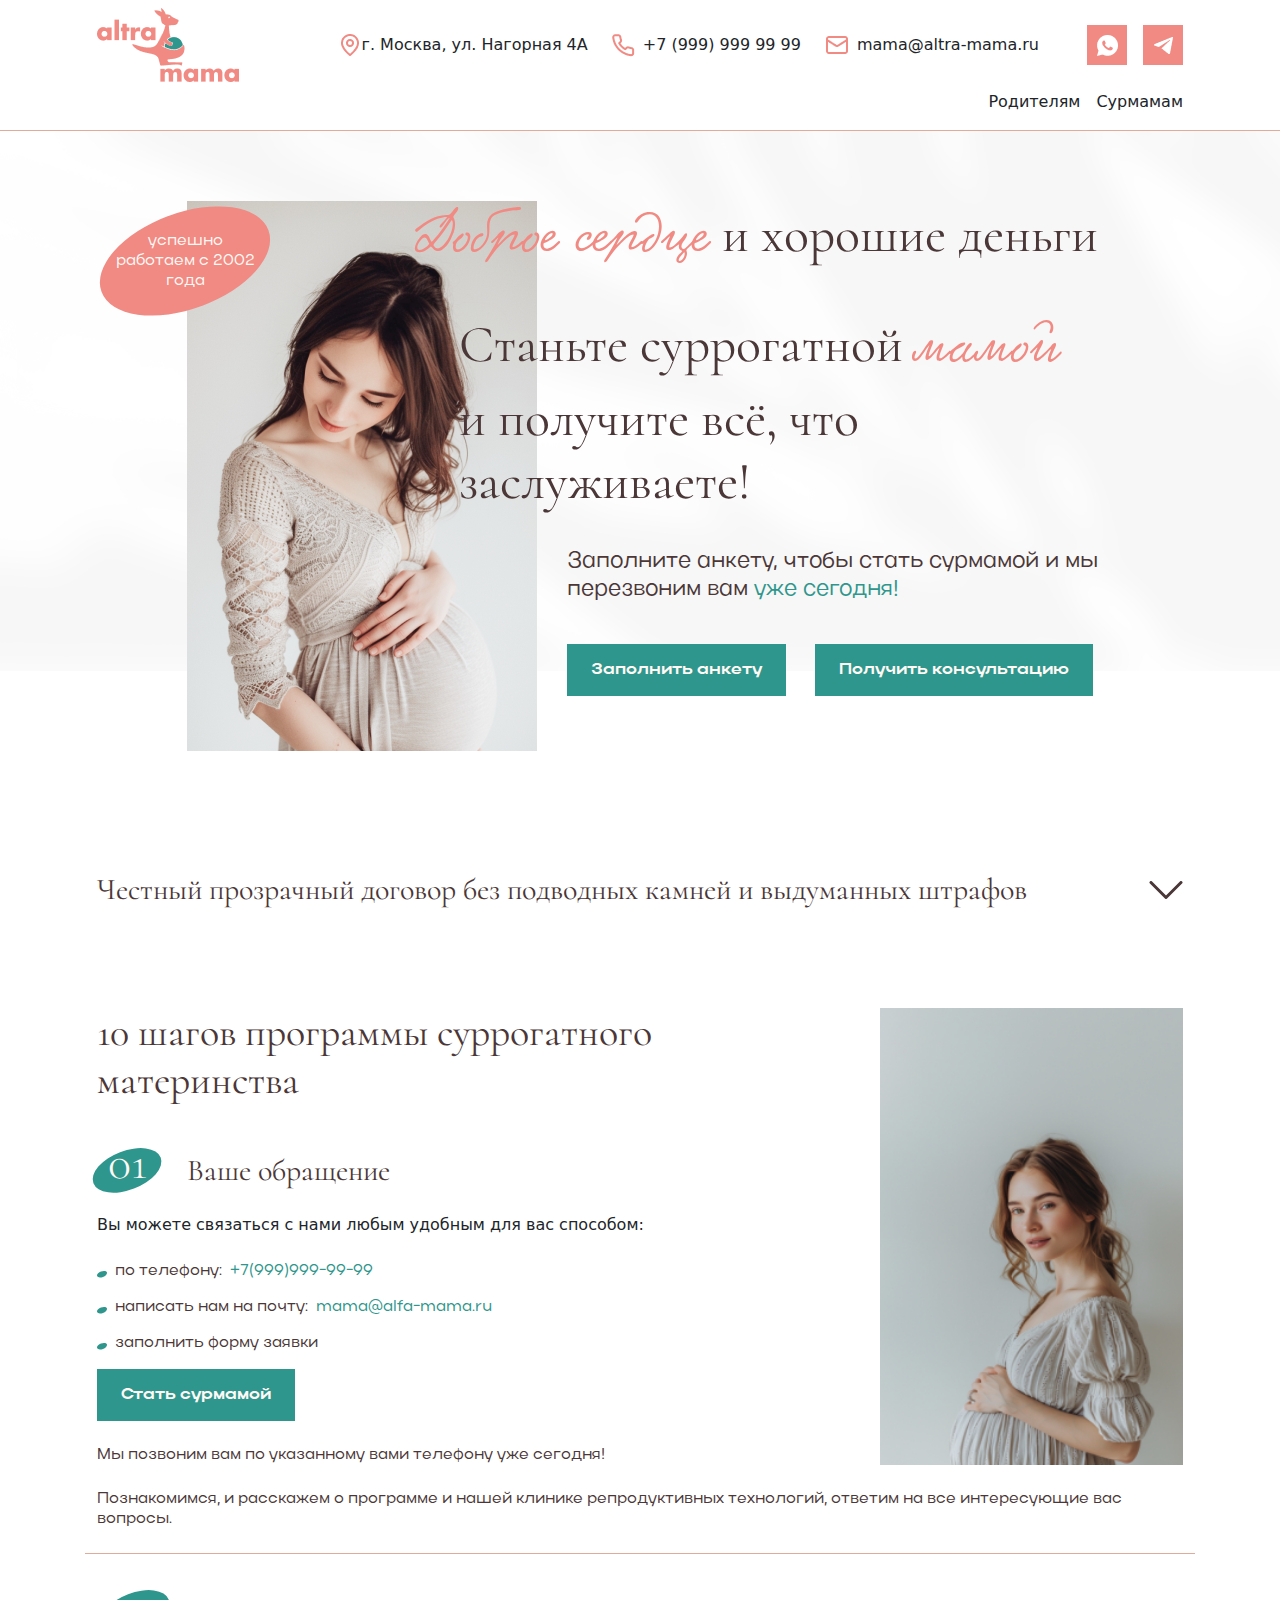
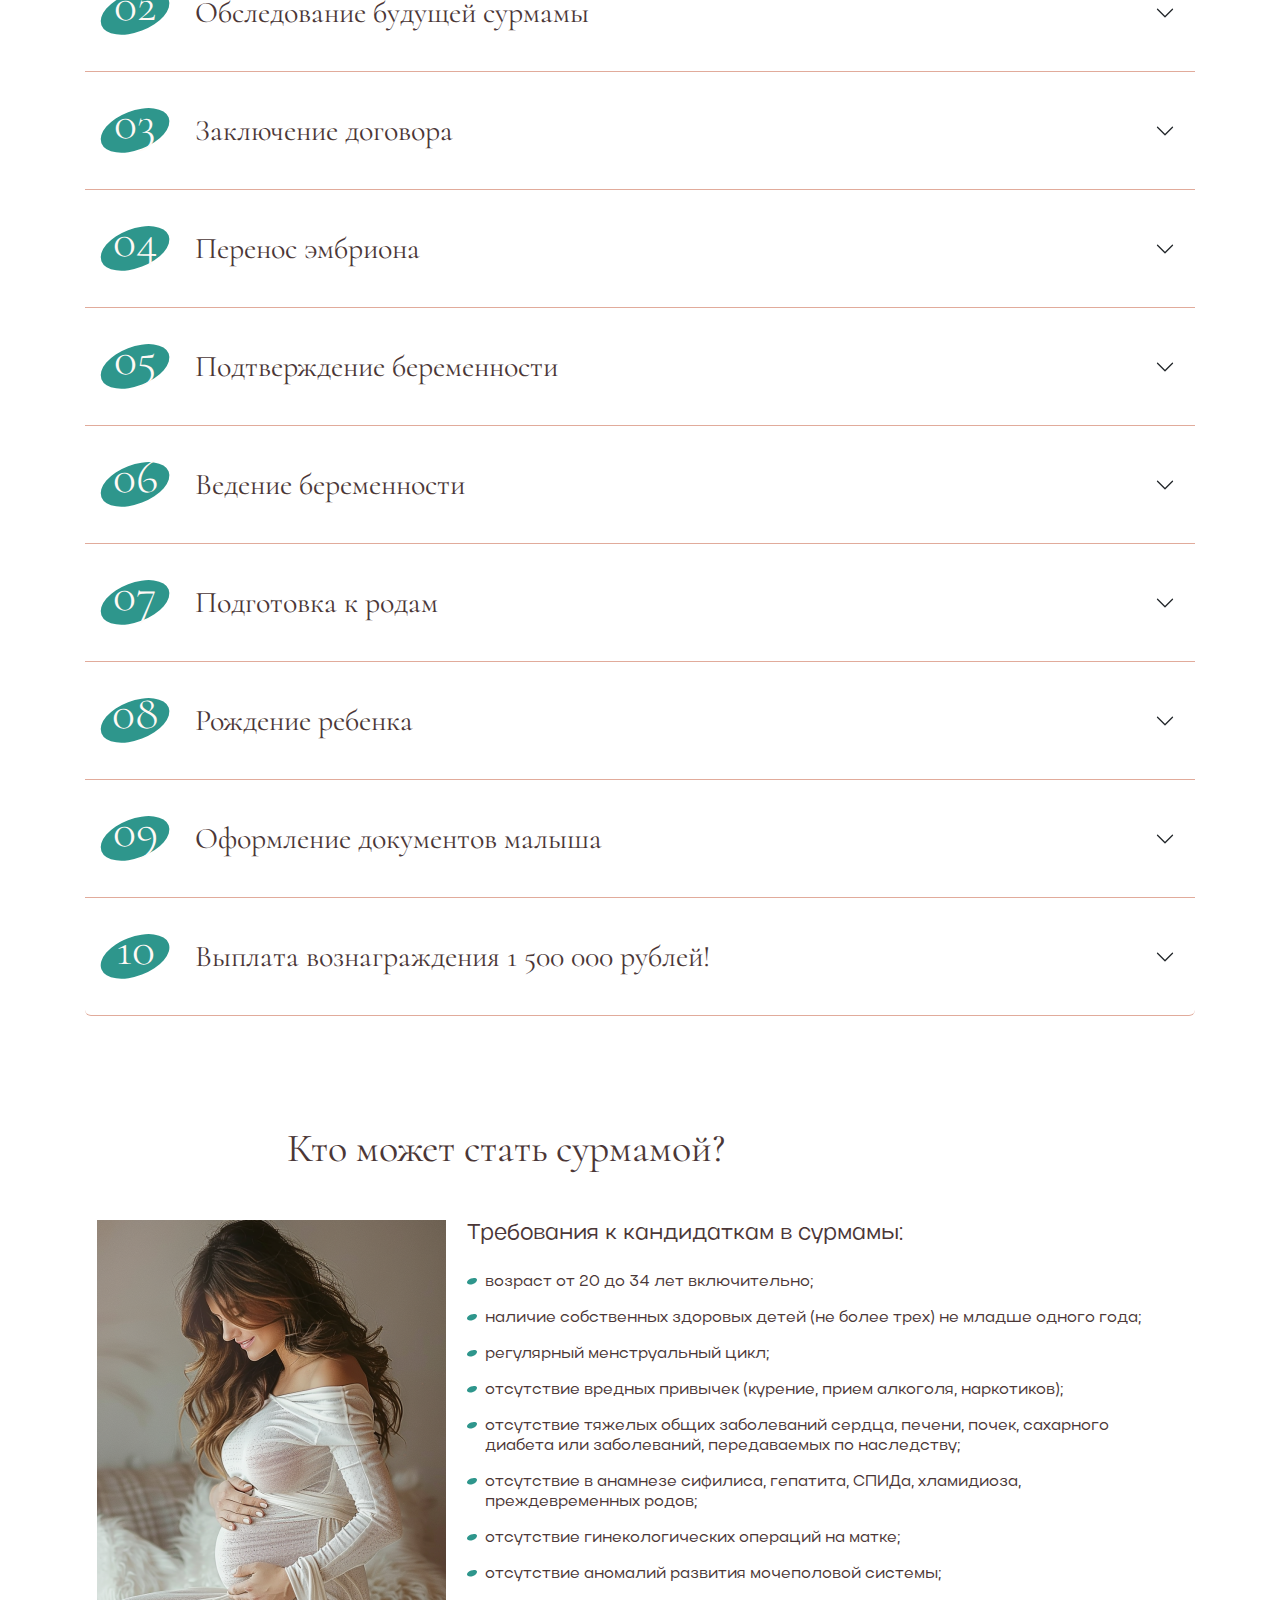
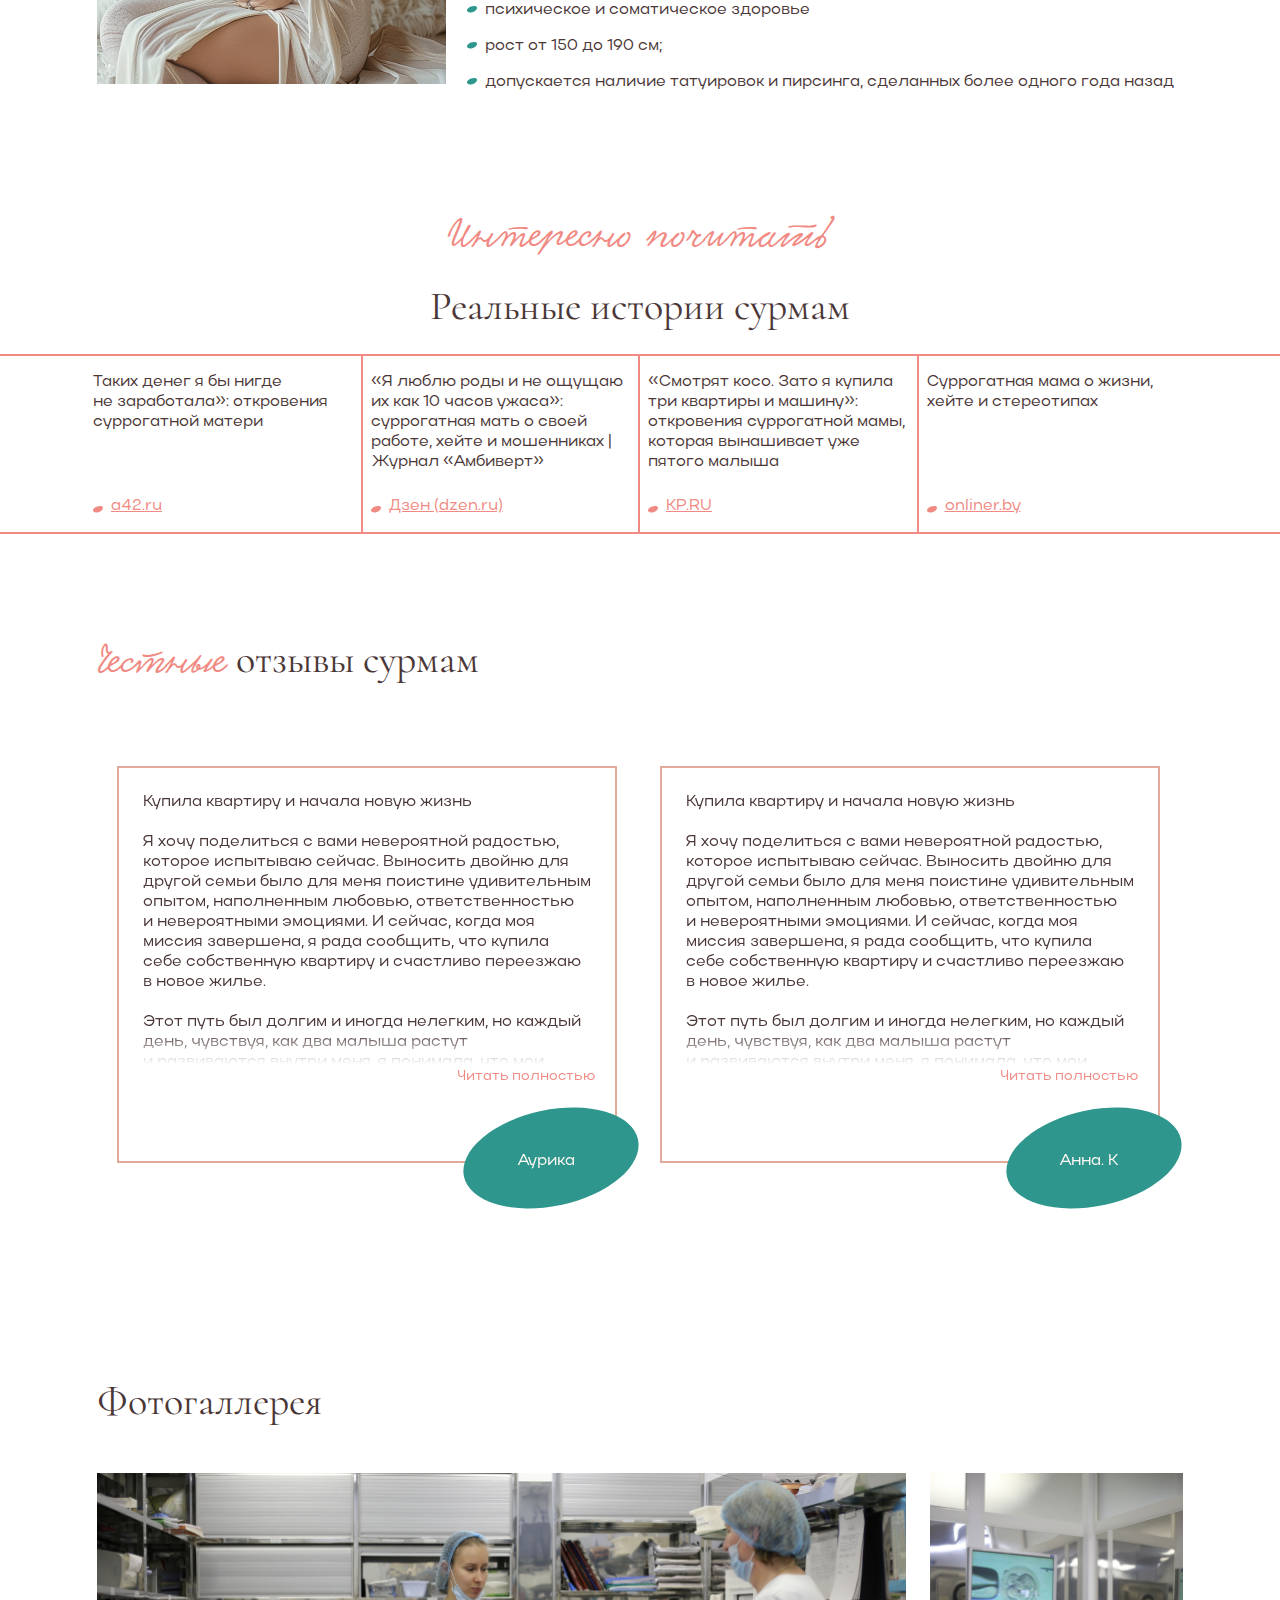
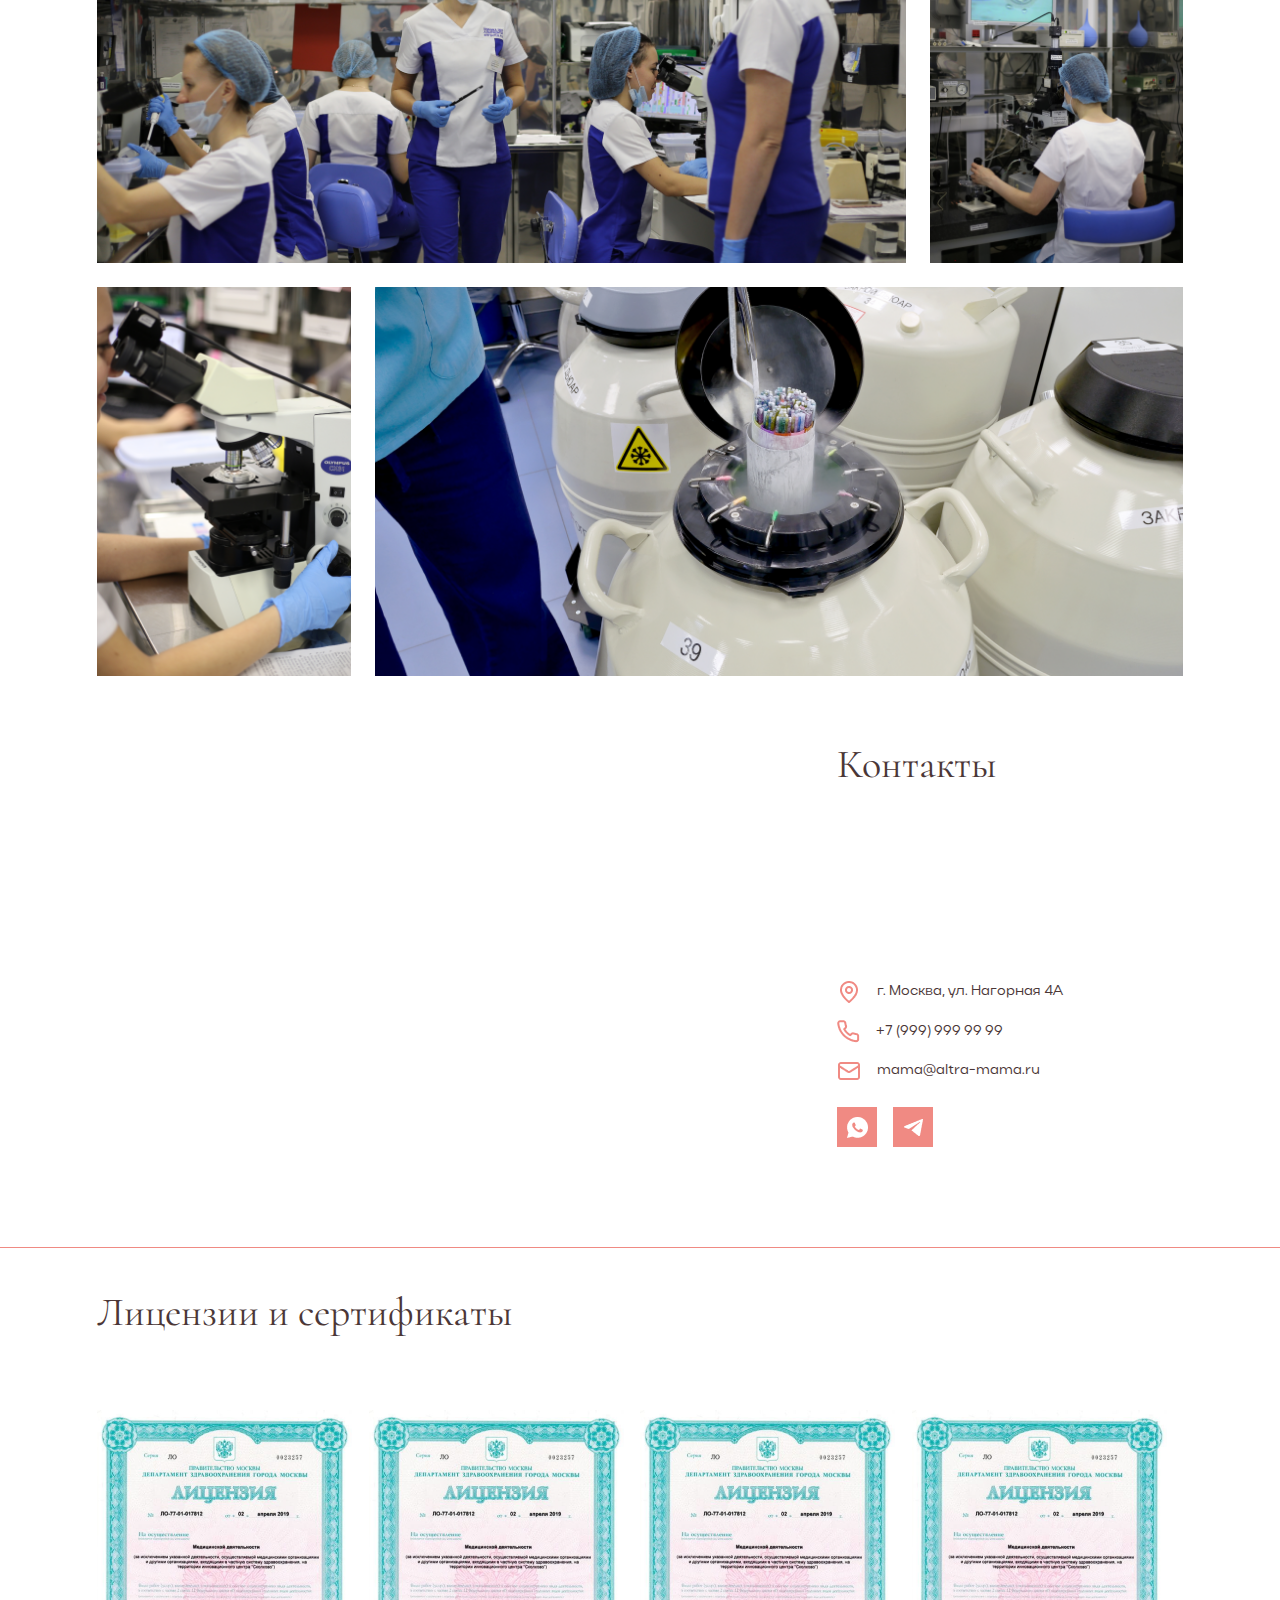
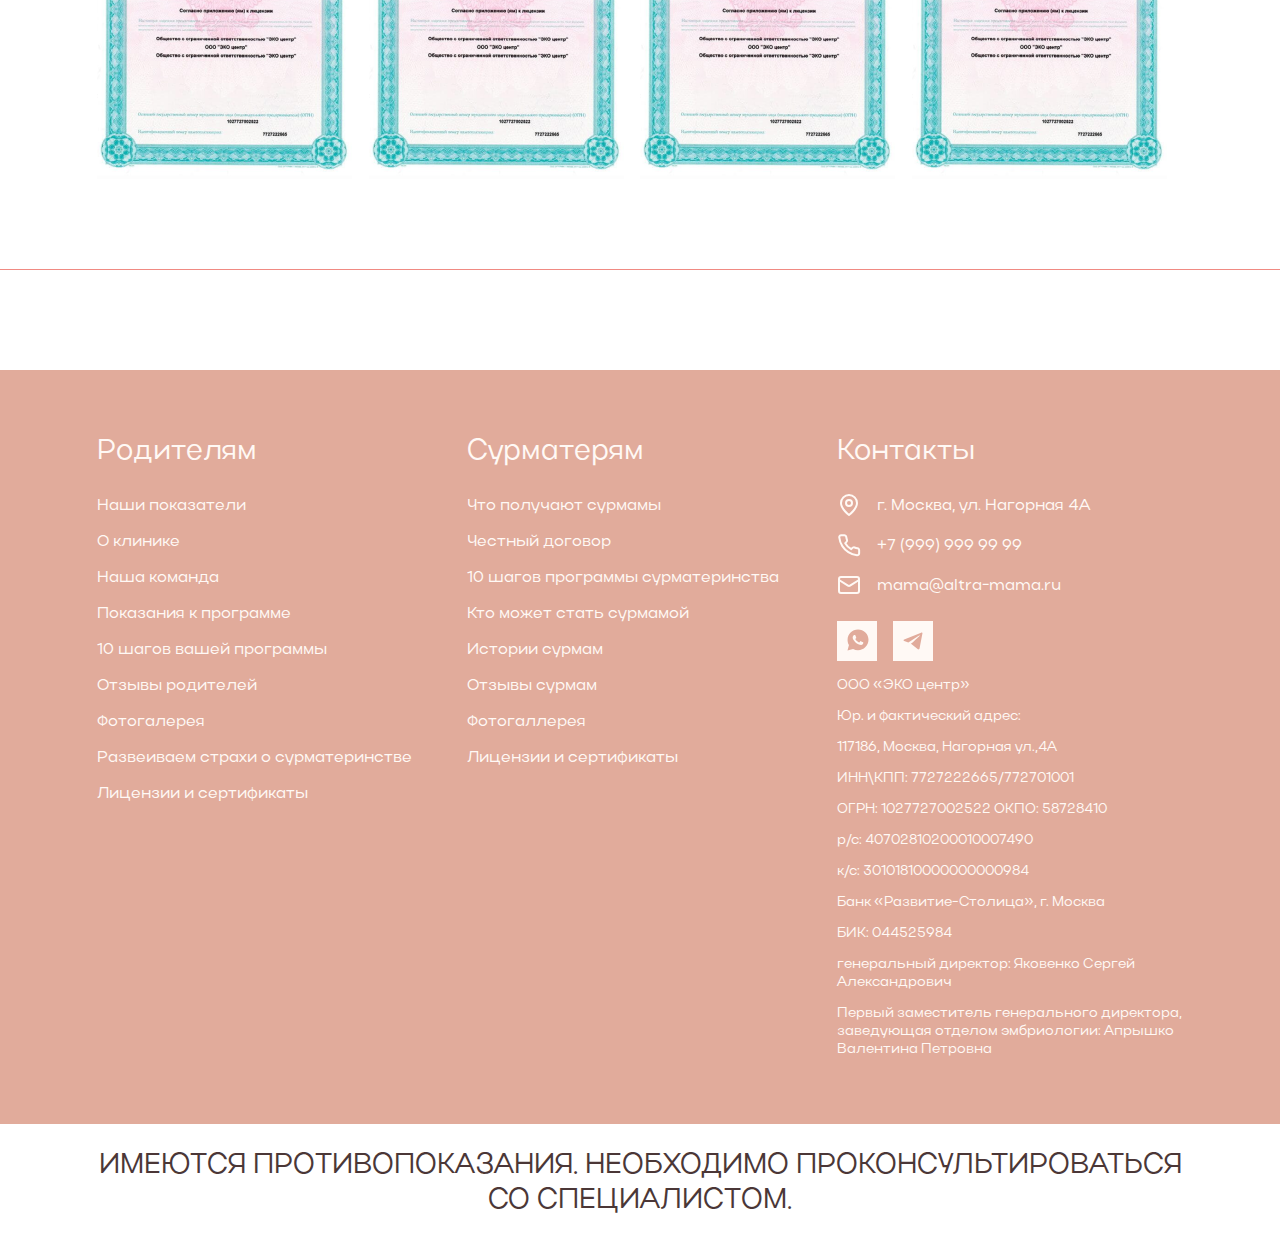
<file: index.html>
<!doctype html>
<html lang="en">
<head>
    <meta charset="UTF-8">
    <meta name="viewport"
          content="width=device-width, user-scalable=no, initial-scale=1.0, maximum-scale=1.0, minimum-scale=1.0">
    <meta http-equiv="X-UA-Compatible" content="ie=edge">
    <link rel="stylesheet" href="./css/bootstrap.min.css">
    <link rel="stylesheet" href="./css/style.css">
    <link rel="stylesheet" href="./css/media.css">
    <link rel="stylesheet" href="./css/itc-slider.css">
    <script src="./js/jquery-3.7.1.min.js"></script>
    <title>Document</title>
</head>
<body>


<nav class="mobileNav">
    <div class="headerMenu">
        <div class="logoMenuNav">
            <img src="./img/logoMenu/altra_mama_logo.jpg" alt="altra_mama_logo">
        </div>
        <button class="btnCloseMenu">
            <svg xmlns="http://www.w3.org/2000/svg" width="24" height="24" viewBox="0 0 24 24" fill="none">
                <path d="M18 6.00003L6 18M6 6.00003L18 18" stroke="#4B3737" stroke-width="2" stroke-linecap="square" stroke-linejoin="round"/>
            </svg>
        </button>
    </div>
    <div class="bodyMenu d-flex flex-column align-items-center justify-content-center">
        <div class="d-flex flex-column align-items-start">
            <div class="locationHeader d-flex align-items-center mb-2 mt-3">
                <img src="./img/icon/iconLocation.png" alt="iconLocation">
                <div class="textHeaderInfo">
                    г. Москва, ул. Нагорная 4А
                </div>
            </div>
            <div class="locationHeader d-flex align-items-center mb-2">
                <img src="./img/icon/iconPhone.png" alt="iconLocation">
                <div class="textHeaderInfo ms-2">
                    <a href="">+7 (999) 999 99 99</a>
                </div>
            </div>
            <div class="locationHeader d-flex align-items-center mb-3">
                <img src="./img/icon/iconMail.png" alt="iconLocation">
                <div class="textHeaderInfo ms-2">
                    mama@altra-mama.ru
                </div>
            </div>
        </div>
        <div class="blockNavBtnMobile">
            <div class="btnMenuNav d-flex align-items-center">
                <button class="btnSocialHeader me-3">
                    <a href="">
                        <img src="./img/icon/iconWhatsApp.png" alt="">
                    </a>
                </button>
                <button class="btnSocialHeader">
                    <a href="">
                        <img src="./img/icon/iconTelegram.png" alt="">
                    </a>
                </button>
            </div>
        </div>
        <ul class="border-navMenu d-flex flex-column align-items-center mt-3 pt-3 pb-3">
            <li class="mb-2">
                <a href="index.html">Родителям</a>
            </li>
            <li>
                <a href="page2.html">Сурмамам</a>
            </li>
        </ul>
    </div>
</nav>

<header class="pt-2 pb-3">
    <div class="container">
        <div class="row pb-2">
            <div class="col-md d-flex align-items-center justify-content-between">
                <div class="logo">
                    <img src="./img/logo.png" alt="Logo">
                </div>
                <div class="socialNetworksHeader">
                    <div class="blockInfoHeader d-flex align-items-center justify-content-between me-5">
                        <div class="locationHeader iconHeaderNone d-flex align-items-center me-4">
                            <img src="./img/icon/iconLocation.png" alt="iconLocation">
                            <div class="textHeaderInfo">
                                г. Москва, ул. Нагорная 4А
                            </div>
                        </div>
                        <div class="locationHeader headerMobileNone d-flex align-items-center me-4">
                            <img src="./img/icon/iconPhone.png" alt="iconLocation">
                            <div class="textHeaderInfo ms-2">
                                <a href="">+7 (999) 999 99 99</a>
                            </div>
                        </div>
                        <div class="locationHeader headerMobileNone d-flex align-items-center">
                            <img src="./img/icon/iconMail.png" alt="iconLocation">
                            <div class="textHeaderInfo ms-2">
                                mama@altra-mama.ru
                            </div>
                        </div>
                    </div>
                    <button class="btnSocialHeader me-3">
                        <a href="">
                            <img src="./img/icon/iconWhatsApp.png" alt="">
                        </a>
                    </button>
                    <button class="btnSocialHeader me-3Media767px">
                        <a href="">
                            <img src="./img/icon/iconTelegram.png" alt="">
                        </a>
                    </button>
                    <div class="burgerMenu">
                        <svg xmlns="http://www.w3.org/2000/svg" width="24" height="24" viewBox="0 0 24 24" fill="none">
                            <path fill-rule="evenodd" clip-rule="evenodd" d="M2.50018 5C2.50018 6 2.5 5.48476 2.5 6C2.5 6.54467 2.5 6.5 2.50018 7H21.5C21.5 6 21.5 6.54467 21.5 6C21.5 5.45533 21.5 5.5 21.5 5H2.50018ZM2.5 12C2.5 11.4553 2.50004 11.5 2.50004 11H21.5C21.5 11.5 21.5 11.9116 21.5 12C21.5 12.0884 21.5 13 21.5 13H2.50004C2.5 12.5 2.5 12.5447 2.5 12ZM2.5 18.001C2.5 17.4563 2.5 17.5 2.50017 17.001H21.5C21.5 17.5 21.5 17.4563 21.5 18.001C21.5 18.5457 21.5 18.5 21.5 19.001H2.50017C2.50017 18.5 2.5 18.5457 2.5 18.001Z" fill="#4B3737"/>
                        </svg>
                    </div>
                </div>
            </div>
        </div>
        <div class="row justify-content-end">
            <nav class="d-flex align-items-center justify-content-end">
                <ul class="d-flex align-items-center">
                    <li class="me-3">
                        <a href="index.html">Родителям</a>
                    </li>
                    <li>
                        <a href="page2.html">Сурмамам</a>
                    </li>
                </ul>
            </nav>
        </div>
    </div>
</header>
<section class="mainSection mainSectionIndex">
    <div class="relative mainSectionPadding container d-flex justify-content-start pb100">
        <div class="imageLeftMain imageLeftMainIndex">
            <img src="./img/mainSection/bannerMain.png" alt="bannerMain">
        </div>
        <div class="allTextMain">
            <div class="textPhoto textPhotoIndex">
                <div class="blockBg"></div>
                <div class="textBg">
                    успешно работаем с 2002 года
                </div>
            </div>
            <div class="blockAbsoluteText blockAbsoluteTextIndex">
                <div class="titleMainSction">
                    <span>Доброе сердце</span> и хорошие деньги
                </div>
                <div class="subtitleMainSection subtitleMainSectionIndex">
                    Станьте суррогатной <span>мамой</span> и получите всё, что заслуживаете!
                </div>
            </div>
        </div>
        <div class="blockOfferMain">
            <div class="show767px mt-4">
                Станьте суррогатной <span>мамой</span> и получите всё, что заслуживаете!
            </div>
            <div class="blockTextOffer">
                Заполните анкету, чтобы стать сурмамой и мы перезвоним вам <span>уже сегодня!</span>
            </div>
            <div class="blockBtnOffer">
                <button class="offerBtnBLue mediaMb16px me-4">
                    Заполнить анкету
                </button>
                <button class="offerBtnBLue">
                    Получить консультацию
                </button>
            </div>
        </div>
    </div>
</section>



<section class="accordianOffer pb100">
    <div class="container">
        <div class="row pb100">
            <div class="col-md d-flex align-items-center justify-content-between">
                <div class="textAccordianOffer">
                    Честный прозрачный договор без подводных камней и выдуманных штрафов
                </div>
                <button class="arrowAccordian">
                    <svg xmlns="http://www.w3.org/2000/svg" width="34" height="18" viewBox="0 0 34 18" fill="none">
                        <path d="M2 1.5L17 16.5L32 1.5" stroke="#4B3737" stroke-width="3" stroke-linecap="round" stroke-linejoin="round"/>
                    </svg>
                </button>
            </div>
        </div>
        <div class="row">
            <div class="col-md-8">
                <div class="titleAccordianOffer">
                    10 шагов программы суррогатного материнства
                </div>
                <div class="nameStep d-flex align-items-center mt-5">
                    <div class="iconAndText">
                        <div class="iconStep"></div>
                        <div class="textStep">
                            01
                        </div>
                    </div>
                    <div class="titleStep">
                        Ваше обращение
                    </div>
                </div>
                <div class="blockContactsAccordian">
                    <div class="titleBlockContactsAccordian mt-4 mb-4">
                        Вы можете связаться с нами любым удобным для вас способом:
                    </div>
                    <ul class="listContactsAccordian">
                        <li class="d-flex align-items-center mb-3">
                            <div class="iconListAccordian d-flex align-items-center justify-content-center me-2">
                                <svg xmlns="http://www.w3.org/2000/svg" width="10" height="13" viewBox="0 0 10 13" fill="none">
                                    <path d="M9.8961 7.36991C10.4534 8.83045 8.71313 10.8509 6.00908 11.8827C3.30504 12.9145 0.661202 12.5669 0.103899 11.1064C-0.453403 9.64583 1.28687 7.6254 3.99091 6.59361C6.69496 5.56181 9.3388 5.90938 9.8961 7.36991Z" fill="#2E968C"/>
                                </svg>
                            </div>
                            <div class="titleListAccordian me-2">
                                по телефону:
                            </div>
                            <a href="">+7(999)999-99-99</a>
                        </li>
                        <li class="d-flex align-items-center mb-3">
                            <div class="iconListAccordian d-flex align-items-center justify-content-center me-2">
                                <svg xmlns="http://www.w3.org/2000/svg" width="10" height="13" viewBox="0 0 10 13" fill="none">
                                    <path d="M9.8961 7.36991C10.4534 8.83045 8.71313 10.8509 6.00908 11.8827C3.30504 12.9145 0.661202 12.5669 0.103899 11.1064C-0.453403 9.64583 1.28687 7.6254 3.99091 6.59361C6.69496 5.56181 9.3388 5.90938 9.8961 7.36991Z" fill="#2E968C"/>
                                </svg>
                            </div>
                            <div class="titleListAccordian me-2">
                                написать нам на почту:
                            </div>
                            <a href="">mama@alfa-mama.ru</a>
                        </li>
                        <li class="d-flex align-items-center mb-3">
                            <div class="iconListAccordian d-flex align-items-center justify-content-center me-2">
                                <svg xmlns="http://www.w3.org/2000/svg" width="10" height="13" viewBox="0 0 10 13" fill="none">
                                    <path d="M9.8961 7.36991C10.4534 8.83045 8.71313 10.8509 6.00908 11.8827C3.30504 12.9145 0.661202 12.5669 0.103899 11.1064C-0.453403 9.64583 1.28687 7.6254 3.99091 6.59361C6.69496 5.56181 9.3388 5.90938 9.8961 7.36991Z" fill="#2E968C"/>
                                </svg>
                            </div>
                            <div class="titleListAccordian me-2 lastLiColorA">
                                <a href="">заполнить форму заявки</a>
                            </div>
                        </li>
                    </ul>
                    <button class="offerBtnBLue mb-4">Стать сурмамой</button>
                    <div class="textBottomAccordianOne">
                        Мы позвоним вам по указанному вами телефону уже сегодня!
                    </div>
                </div>
            </div>
            <div class="col-md-4 d-flex justify-content-end none767px">
                <img src="./img/accordianSection/accordianOneGirl.png" alt="">
            </div>
        </div>
        <div class="row mt-4 pb-4 border-bottomOneAccordian">
            <div class="col-md">
                <div class="textBottomAccordianOne">
                    Познакомимся, и расскажем о программе и нашей клинике репродуктивных технологий, ответим на все интересующие вас вопросы.
                </div>
            </div>
        </div>
        <div class="row">
            <div class="col-md p0 mt-4">
                <div class="accordion" id="accordionExample">
                    <div class="accordion-item pb-4">
                        <h2 class="accordion-header">
                            <button class="accordion-button collapsed" type="button" data-bs-toggle="collapse" data-bs-target="#collapseOne" aria-expanded="false" aria-controls="collapseOne">
                                <div class="nameStep d-flex align-items-center">
                                    <div class="iconAndText">
                                        <div class="iconStep"></div>
                                        <div class="textStep">
                                            02
                                        </div>
                                    </div>
                                    <div class="titleStep">
                                        Обследование будущей сурмамы
                                    </div>
                                </div>
                            </button>
                        </h2>
                        <div id="collapseOne" class="accordion-collapse collapse" data-bs-parent="#accordionExample">
                            <div class="accordion-body">
                                <ul class="listAccordian">
                                    <li class="d-flex align-items-center mb-3">
                                        <div class="iconListAccordian d-flex align-items-center justify-content-center me-2">
                                            <svg xmlns="http://www.w3.org/2000/svg" width="10" height="13" viewBox="0 0 10 13" fill="none">
                                                <path d="M9.8961 7.36991C10.4534 8.83045 8.71313 10.8509 6.00908 11.8827C3.30504 12.9145 0.661202 12.5669 0.103899 11.1064C-0.453403 9.64583 1.28687 7.6254 3.99091 6.59361C6.69496 5.56181 9.3388 5.90938 9.8961 7.36991Z" fill="#2E968C"/>
                                            </svg>
                                        </div>
                                        <div class="titleListAccordian">
                                            определение группы крови и резус-фактора;
                                        </div>
                                    </li>
                                    <li class="d-flex align-items-center mb-3">
                                        <div class="iconListAccordian d-flex align-items-center justify-content-center me-2">
                                            <svg xmlns="http://www.w3.org/2000/svg" width="10" height="13" viewBox="0 0 10 13" fill="none">
                                                <path d="M9.8961 7.36991C10.4534 8.83045 8.71313 10.8509 6.00908 11.8827C3.30504 12.9145 0.661202 12.5669 0.103899 11.1064C-0.453403 9.64583 1.28687 7.6254 3.99091 6.59361C6.69496 5.56181 9.3388 5.90938 9.8961 7.36991Z" fill="#2E968C"/>
                                            </svg>
                                        </div>
                                        <div class="titleListAccordian">
                                            анализ крови на сифилис, ВИЧ, гепатиты В и С;
                                        </div>
                                    </li>
                                    <li class="d-flex align-items-center mb-3">
                                        <div class="iconListAccordian d-flex align-items-center justify-content-center me-2">
                                            <svg xmlns="http://www.w3.org/2000/svg" width="10" height="13" viewBox="0 0 10 13" fill="none">
                                                <path d="M9.8961 7.36991C10.4534 8.83045 8.71313 10.8509 6.00908 11.8827C3.30504 12.9145 0.661202 12.5669 0.103899 11.1064C-0.453403 9.64583 1.28687 7.6254 3.99091 6.59361C6.69496 5.56181 9.3388 5.90938 9.8961 7.36991Z" fill="#2E968C"/>
                                            </svg>
                                        </div>
                                        <div class="titleListAccordian">
                                            обследование на инфекции: хламидиоз, генитальный герпес, уреаплазмоз, микоплазмоз, цитомегалию, краснуху;
                                        </div>
                                    </li>
                                    <li class="d-flex align-items-center mb-3">
                                        <div class="iconListAccordian d-flex align-items-center justify-content-center me-2">
                                            <svg xmlns="http://www.w3.org/2000/svg" width="10" height="13" viewBox="0 0 10 13" fill="none">
                                                <path d="M9.8961 7.36991C10.4534 8.83045 8.71313 10.8509 6.00908 11.8827C3.30504 12.9145 0.661202 12.5669 0.103899 11.1064C-0.453403 9.64583 1.28687 7.6254 3.99091 6.59361C6.69496 5.56181 9.3388 5.90938 9.8961 7.36991Z" fill="#2E968C"/>
                                            </svg>
                                        </div>
                                        <div class="titleListAccordian">
                                            общий анализ мочи;
                                        </div>
                                    </li>
                                    <li class="d-flex align-items-center mb-3">
                                        <div class="iconListAccordian d-flex align-items-center justify-content-center me-2">
                                            <svg xmlns="http://www.w3.org/2000/svg" width="10" height="13" viewBox="0 0 10 13" fill="none">
                                                <path d="M9.8961 7.36991C10.4534 8.83045 8.71313 10.8509 6.00908 11.8827C3.30504 12.9145 0.661202 12.5669 0.103899 11.1064C-0.453403 9.64583 1.28687 7.6254 3.99091 6.59361C6.69496 5.56181 9.3388 5.90938 9.8961 7.36991Z" fill="#2E968C"/>
                                            </svg>
                                        </div>
                                        <div class="titleListAccordian">
                                            клинический анализ крови;
                                        </div>
                                    </li>
                                    <li class="d-flex align-items-center mb-3">
                                        <div class="iconListAccordian d-flex align-items-center justify-content-center me-2">
                                            <svg xmlns="http://www.w3.org/2000/svg" width="10" height="13" viewBox="0 0 10 13" fill="none">
                                                <path d="M9.8961 7.36991C10.4534 8.83045 8.71313 10.8509 6.00908 11.8827C3.30504 12.9145 0.661202 12.5669 0.103899 11.1064C-0.453403 9.64583 1.28687 7.6254 3.99091 6.59361C6.69496 5.56181 9.3388 5.90938 9.8961 7.36991Z" fill="#2E968C"/>
                                            </svg>
                                        </div>
                                        <div class="titleListAccordian">
                                            гемостазиограмма;
                                        </div>
                                    </li>
                                    <li class="d-flex align-items-center mb-3">
                                        <div class="iconListAccordian d-flex align-items-center justify-content-center me-2">
                                            <svg xmlns="http://www.w3.org/2000/svg" width="10" height="13" viewBox="0 0 10 13" fill="none">
                                                <path d="M9.8961 7.36991C10.4534 8.83045 8.71313 10.8509 6.00908 11.8827C3.30504 12.9145 0.661202 12.5669 0.103899 11.1064C-0.453403 9.64583 1.28687 7.6254 3.99091 6.59361C6.69496 5.56181 9.3388 5.90938 9.8961 7.36991Z" fill="#2E968C"/>
                                            </svg>
                                        </div>
                                        <div class="titleListAccordian">
                                            биохимический анализ крови: АЛТ, АСТ, билирубин, сахар, мочевина, общий белок, креатинин, общий холестерин;
                                        </div>
                                    </li>
                                    <li class="d-flex align-items-center mb-3">
                                        <div class="iconListAccordian d-flex align-items-center justify-content-center me-2">
                                            <svg xmlns="http://www.w3.org/2000/svg" width="10" height="13" viewBox="0 0 10 13" fill="none">
                                                <path d="M9.8961 7.36991C10.4534 8.83045 8.71313 10.8509 6.00908 11.8827C3.30504 12.9145 0.661202 12.5669 0.103899 11.1064C-0.453403 9.64583 1.28687 7.6254 3.99091 6.59361C6.69496 5.56181 9.3388 5.90938 9.8961 7.36991Z" fill="#2E968C"/>
                                            </svg>
                                        </div>
                                        <div class="titleListAccordian">
                                            определение гормонов: ТТГ, ПРЛ;
                                        </div>
                                    </li>
                                    <li class="d-flex align-items-center mb-3">
                                        <div class="iconListAccordian d-flex align-items-center justify-content-center me-2">
                                            <svg xmlns="http://www.w3.org/2000/svg" width="10" height="13" viewBox="0 0 10 13" fill="none">
                                                <path d="M9.8961 7.36991C10.4534 8.83045 8.71313 10.8509 6.00908 11.8827C3.30504 12.9145 0.661202 12.5669 0.103899 11.1064C-0.453403 9.64583 1.28687 7.6254 3.99091 6.59361C6.69496 5.56181 9.3388 5.90938 9.8961 7.36991Z" fill="#2E968C"/>
                                            </svg>
                                        </div>
                                        <div class="titleListAccordian">
                                            мазки на флору из уретры и цервикального канала и степень чистоты влагалища;
                                        </div>
                                    </li>
                                    <li class="d-flex align-items-center mb-3">
                                        <div class="iconListAccordian d-flex align-items-center justify-content-center me-2">
                                            <svg xmlns="http://www.w3.org/2000/svg" width="10" height="13" viewBox="0 0 10 13" fill="none">
                                                <path d="M9.8961 7.36991C10.4534 8.83045 8.71313 10.8509 6.00908 11.8827C3.30504 12.9145 0.661202 12.5669 0.103899 11.1064C-0.453403 9.64583 1.28687 7.6254 3.99091 6.59361C6.69496 5.56181 9.3388 5.90938 9.8961 7.36991Z" fill="#2E968C"/>
                                            </svg>
                                        </div>
                                        <div class="titleListAccordian">
                                            цитологическое исследование мазков с шейки матки;
                                        </div>
                                    </li>
                                    <li class="d-flex align-items-center mb-3">
                                        <div class="iconListAccordian d-flex align-items-center justify-content-center me-2">
                                            <svg xmlns="http://www.w3.org/2000/svg" width="10" height="13" viewBox="0 0 10 13" fill="none">
                                                <path d="M9.8961 7.36991C10.4534 8.83045 8.71313 10.8509 6.00908 11.8827C3.30504 12.9145 0.661202 12.5669 0.103899 11.1064C-0.453403 9.64583 1.28687 7.6254 3.99091 6.59361C6.69496 5.56181 9.3388 5.90938 9.8961 7.36991Z" fill="#2E968C"/>
                                            </svg>
                                        </div>
                                        <div class="titleListAccordian">
                                            УЗИ гинекологическое экспертное;
                                        </div>
                                    </li>
                                    <li class="d-flex align-items-center mb-3">
                                        <div class="iconListAccordian d-flex align-items-center justify-content-center me-2">
                                            <svg xmlns="http://www.w3.org/2000/svg" width="10" height="13" viewBox="0 0 10 13" fill="none">
                                                <path d="M9.8961 7.36991C10.4534 8.83045 8.71313 10.8509 6.00908 11.8827C3.30504 12.9145 0.661202 12.5669 0.103899 11.1064C-0.453403 9.64583 1.28687 7.6254 3.99091 6.59361C6.69496 5.56181 9.3388 5.90938 9.8961 7.36991Z" fill="#2E968C"/>
                                            </svg>
                                        </div>
                                        <div class="titleListAccordian">
                                            УЗИ щитовидной железы;
                                        </div>
                                    </li>
                                    <li class="d-flex align-items-center mb-3">
                                        <div class="iconListAccordian d-flex align-items-center justify-content-center me-2">
                                            <svg xmlns="http://www.w3.org/2000/svg" width="10" height="13" viewBox="0 0 10 13" fill="none">
                                                <path d="M9.8961 7.36991C10.4534 8.83045 8.71313 10.8509 6.00908 11.8827C3.30504 12.9145 0.661202 12.5669 0.103899 11.1064C-0.453403 9.64583 1.28687 7.6254 3.99091 6.59361C6.69496 5.56181 9.3388 5.90938 9.8961 7.36991Z" fill="#2E968C"/>
                                            </svg>
                                        </div>
                                        <div class="titleListAccordian">
                                            УЗИ молочных желёз;
                                        </div>
                                    </li>
                                    <li class="d-flex align-items-center mb-3">
                                        <div class="iconListAccordian d-flex align-items-center justify-content-center me-2">
                                            <svg xmlns="http://www.w3.org/2000/svg" width="10" height="13" viewBox="0 0 10 13" fill="none">
                                                <path d="M9.8961 7.36991C10.4534 8.83045 8.71313 10.8509 6.00908 11.8827C3.30504 12.9145 0.661202 12.5669 0.103899 11.1064C-0.453403 9.64583 1.28687 7.6254 3.99091 6.59361C6.69496 5.56181 9.3388 5.90938 9.8961 7.36991Z" fill="#2E968C"/>
                                            </svg>
                                        </div>
                                        <div class="titleListAccordian">
                                            ЭКГ;
                                        </div>
                                    </li>
                                    <li class="d-flex align-items-center mb-3">
                                        <div class="iconListAccordian d-flex align-items-center justify-content-center me-2">
                                            <svg xmlns="http://www.w3.org/2000/svg" width="10" height="13" viewBox="0 0 10 13" fill="none">
                                                <path d="M9.8961 7.36991C10.4534 8.83045 8.71313 10.8509 6.00908 11.8827C3.30504 12.9145 0.661202 12.5669 0.103899 11.1064C-0.453403 9.64583 1.28687 7.6254 3.99091 6.59361C6.69496 5.56181 9.3388 5.90938 9.8961 7.36991Z" fill="#2E968C"/>
                                            </svg>
                                        </div>
                                        <div class="titleListAccordian">
                                            ФЛГ;
                                        </div>
                                    </li>
                                    <li class="d-flex align-items-center mb-3">
                                        <div class="iconListAccordian d-flex align-items-center justify-content-center me-2">
                                            <svg xmlns="http://www.w3.org/2000/svg" width="10" height="13" viewBox="0 0 10 13" fill="none">
                                                <path d="M9.8961 7.36991C10.4534 8.83045 8.71313 10.8509 6.00908 11.8827C3.30504 12.9145 0.661202 12.5669 0.103899 11.1064C-0.453403 9.64583 1.28687 7.6254 3.99091 6.59361C6.69496 5.56181 9.3388 5.90938 9.8961 7.36991Z" fill="#2E968C"/>
                                            </svg>
                                        </div>
                                        <div class="titleListAccordian">
                                            осмотр терапевта и заключение о состоянии здоровья и отсутствии противопоказаний к вынашиванию беременности;
                                        </div>
                                    </li>
                                    <li class="d-flex align-items-center mb-3">
                                        <div class="iconListAccordian d-flex align-items-center justify-content-center me-2">
                                            <svg xmlns="http://www.w3.org/2000/svg" width="10" height="13" viewBox="0 0 10 13" fill="none">
                                                <path d="M9.8961 7.36991C10.4534 8.83045 8.71313 10.8509 6.00908 11.8827C3.30504 12.9145 0.661202 12.5669 0.103899 11.1064C-0.453403 9.64583 1.28687 7.6254 3.99091 6.59361C6.69496 5.56181 9.3388 5.90938 9.8961 7.36991Z" fill="#2E968C"/>
                                            </svg>
                                        </div>
                                        <div class="titleListAccordian">
                                            осмотр психиатра и заключение о состоянии здоровья и отсутствии противопоказаний к участию в программе в качестве суррогатной матери;
                                        </div>
                                    </li>
                                    <li class="d-flex align-items-center mb-3">
                                        <div class="iconListAccordian d-flex align-items-center justify-content-center me-2">
                                            <svg xmlns="http://www.w3.org/2000/svg" width="10" height="13" viewBox="0 0 10 13" fill="none">
                                                <path d="M9.8961 7.36991C10.4534 8.83045 8.71313 10.8509 6.00908 11.8827C3.30504 12.9145 0.661202 12.5669 0.103899 11.1064C-0.453403 9.64583 1.28687 7.6254 3.99091 6.59361C6.69496 5.56181 9.3388 5.90938 9.8961 7.36991Z" fill="#2E968C"/>
                                            </svg>
                                        </div>
                                        <div class="titleListAccordian">
                                            осмотр и специальное гинекологическое обследование перед каждой попыткой переноса эмбрионов;
                                        </div>
                                    </li>
                                    <li class="d-flex align-items-center mb-3">
                                        <div class="iconListAccordian d-flex align-items-center justify-content-center me-2">
                                            <svg xmlns="http://www.w3.org/2000/svg" width="10" height="13" viewBox="0 0 10 13" fill="none">
                                                <path d="M9.8961 7.36991C10.4534 8.83045 8.71313 10.8509 6.00908 11.8827C3.30504 12.9145 0.661202 12.5669 0.103899 11.1064C-0.453403 9.64583 1.28687 7.6254 3.99091 6.59361C6.69496 5.56181 9.3388 5.90938 9.8961 7.36991Z" fill="#2E968C"/>
                                            </svg>
                                        </div>
                                        <div class="titleListAccordian">
                                            эндокринолог (по показаниям);
                                        </div>
                                    </li>
                                    <li class="d-flex align-items-center mb-3">
                                        <div class="iconListAccordian d-flex align-items-center justify-content-center me-2">
                                            <svg xmlns="http://www.w3.org/2000/svg" width="10" height="13" viewBox="0 0 10 13" fill="none">
                                                <path d="M9.8961 7.36991C10.4534 8.83045 8.71313 10.8509 6.00908 11.8827C3.30504 12.9145 0.661202 12.5669 0.103899 11.1064C-0.453403 9.64583 1.28687 7.6254 3.99091 6.59361C6.69496 5.56181 9.3388 5.90938 9.8961 7.36991Z" fill="#2E968C"/>
                                            </svg>
                                        </div>
                                        <div class="titleListAccordian">
                                            УЗИ брюшной полости и почек (по показаниям).
                                        </div>
                                    </li>
                                </ul>
                            </div>
                        </div>
                    </div>
                    <div class="accordion-item pt-4 pb-4">
                        <h2 class="accordion-header">
                            <button class="accordion-button collapsed" type="button" data-bs-toggle="collapse" data-bs-target="#collapseTwo" aria-expanded="false" aria-controls="collapseTwo">
                                <div class="nameStep d-flex align-items-center">
                                    <div class="iconAndText">
                                        <div class="iconStep"></div>
                                        <div class="textStep">
                                            03
                                        </div>
                                    </div>
                                    <div class="titleStep">
                                        Заключение договора
                                    </div>
                                </div>
                            </button>
                        </h2>
                        <div id="collapseTwo" class="accordion-collapse collapse" data-bs-parent="#accordionExample">
                            <div class="accordion-body">
                                <div class="textAccordian">
                                    <div class="rowTextAccordian mb-3">
                                        Договор, заключаемый между клиникой АльтраВита и будущей сурмамой
                                        абсолютно прозрачен и действует строго в рамках Федерального Закона на основании Кодекса Российской Федерации.
                                    </div>
                                    <div class="rowTextAccordian mb-3">
                                        Мы предоставляем полное юридическое сопровождение от момента подписания договора до финального вознаграждения.
                                    </div>
                                    <div class="rowTextAccordian text-uppercase">
                                        С НАМИ УВЕРЕННО И СПОКОЙНО!
                                    </div>
                                </div>
                            </div>
                        </div>
                    </div>
                    <div class="accordion-item pt-4 pb-4">
                        <h2 class="accordion-header">
                            <button class="accordion-button collapsed" type="button" data-bs-toggle="collapse" data-bs-target="#collapseThree" aria-expanded="false" aria-controls="collapseThree">
                                <div class="nameStep d-flex align-items-center">
                                    <div class="iconAndText">
                                        <div class="iconStep"></div>
                                        <div class="textStep">
                                            04
                                        </div>
                                    </div>
                                    <div class="titleStep">
                                        Перенос эмбриона
                                    </div>
                                </div>
                            </button>
                        </h2>
                        <div id="collapseThree" class="accordion-collapse collapse" data-bs-parent="#accordionExample">
                            <div class="accordion-body">
                                <div class="textAccordian">
                                    <div class="rowTextAccordian mb-3">
                                        Процедура переноса эмбриона является ключевым этапом программы. Благодаря высококвалифицированным
                                        специалистам с многолетним опытом нашей клиники процедура абсолютна безболезнена, безопасна и комфортна для вас!
                                    </div>
                                    <div class="rowTextAccordian">
                                        Перенос эмбриона проводится опытным врачом репродуктологом на 18 – 22 день менструального цикла, что гарантирует высокую вероятность наступления беременности.                                    </div>
                                </div>
                            </div>
                        </div>
                    </div>
                    <div class="accordion-item pt-4 pb-4">
                        <h2 class="accordion-header">
                            <button class="accordion-button collapsed" type="button" data-bs-toggle="collapse" data-bs-target="#collapseThour" aria-expanded="false" aria-controls="collapseThour">
                                <div class="nameStep d-flex align-items-center">
                                    <div class="iconAndText">
                                        <div class="iconStep"></div>
                                        <div class="textStep">
                                            05
                                        </div>
                                    </div>
                                    <div class="titleStep">
                                        Подтверждение беременности
                                    </div>
                                </div>
                            </button>
                        </h2>
                        <div id="collapseThour" class="accordion-collapse collapse" data-bs-parent="#accordionExample">
                            <div class="accordion-body">
                                <div class="textAccordian">
                                    <div class="rowTextAccordian">
                                        С помощью анализа ХГЧ (хорионический гонадотропин человека – гормон,
                                        вырабатывающийся с первых дней наступления беременности) врачи нашей лаборатории устанавливают наступление беременности.
                                    </div>
                                </div>
                            </div>
                        </div>
                    </div>
                    <div class="accordion-item pt-4 pb-4">
                        <h2 class="accordion-header">
                            <button class="accordion-button collapsed" type="button" data-bs-toggle="collapse" data-bs-target="#collapseFive" aria-expanded="false" aria-controls="collapseFive">
                                <div class="nameStep d-flex align-items-center">
                                    <div class="iconAndText">
                                        <div class="iconStep"></div>
                                        <div class="textStep">
                                            06
                                        </div>
                                    </div>
                                    <div class="titleStep">
                                        Ведение беременности
                                    </div>
                                </div>
                            </button>
                        </h2>
                        <div id="collapseFive" class="accordion-collapse collapse" data-bs-parent="#accordionExample">
                            <div class="accordion-body">
                                <div class="textAccordian">
                                    <div class="rowTextAccordian mb-3">
                                        На протяжении всей беременности вас будут окружать и оберегать врачи нашей клиники, а так же, внимательные кураторы.
                                    </div>
                                    <div class="rowTextAccordian mb-3">
                                        Врачи будут следить за вашим здоровьем и самочувствием в целом, и за здоровьем малыша.
                                        Кураторы, как заботливые феи, помогут в бытовых вещах, и придут на помощь даже в незначительных мелочах.
                                    </div>
                                    <div class="rowTextAccordian mb-3">
                                        В первые 5 недель беременности, и после 30 недели вам будет предоставлено жильё – отдельная квартира в красивом районе Москвы,
                                        рядом живописным парком, всего в получасах езды до самого сердца столицы  - Красной площади.
                                    </div>
                                    <div class="rowTextAccordian mb-3">
                                        Для комфортного периода беременности вам будет предоставлена выплата на «беременную» одежду в размере 40 тысяч рублей.
                                    </div>
                                    <div class="rowTextAccordian">
                                        Весь период беременности для вас будет комфортным и приятным.
                                    </div>
                                </div>
                            </div>
                        </div>
                    </div>
                    <div class="accordion-item pt-4 pb-4">
                        <h2 class="accordion-header">
                            <button class="accordion-button collapsed" type="button" data-bs-toggle="collapse" data-bs-target="#collapseSix" aria-expanded="false" aria-controls="collapseSix">
                                <div class="nameStep d-flex align-items-center">
                                    <div class="iconAndText">
                                        <div class="iconStep"></div>
                                        <div class="textStep">
                                            07
                                        </div>
                                    </div>
                                    <div class="titleStep">
                                        Подготовка к родам
                                    </div>
                                </div>
                            </button>
                        </h2>
                        <div id="collapseSix" class="accordion-collapse collapse" data-bs-parent="#accordionExample">
                            <div class="accordion-body">
                                <div class="textAccordian">
                                    <div class="rowTextAccordian">
                                        Постоянный мониторинг у опытных врачей клиники, обследование УЗИ, сбор анализов, подбор лекарственных
                                        препаратов для комфортного процесса самих родов и быстрого прохождения периода послеродовой реабилитации.
                                    </div>
                                </div>
                            </div>
                        </div>
                    </div>
                    <div class="accordion-item pt-4 pb-4">
                        <h2 class="accordion-header">
                            <button class="accordion-button collapsed" type="button" data-bs-toggle="collapse" data-bs-target="#collapseSeven" aria-expanded="false" aria-controls="collapseSeven">
                                <div class="nameStep d-flex align-items-center">
                                    <div class="iconAndText">
                                        <div class="iconStep"></div>
                                        <div class="textStep">
                                            08
                                        </div>
                                    </div>
                                    <div class="titleStep">
                                        Рождение ребенка
                                    </div>
                                </div>
                            </button>
                        </h2>
                        <div id="collapseSeven" class="accordion-collapse collapse" data-bs-parent="#accordionExample">
                            <div class="accordion-body">
                                <div class="textAccordian">
                                    <div class="rowTextAccordian mb-3">
                                        За несколько дней до родов сурмаму определяют в один из лучших родильных домой.
                                        Ей предоставляется отдельная палата, а роды принимает высококвалифицированный врач, кандидат наук и заведующая родильным отделением.
                                    </div>
                                    <div class="rowTextAccordian">
                                        Благодаря профессионализму команды врачей-акушеров, процесс родов проходит быстро и безопасно для сурмамы и малыша.
                                    </div>
                                </div>
                            </div>
                        </div>
                    </div>
                    <div class="accordion-item pt-4 pb-4">
                        <h2 class="accordion-header">
                            <button class="accordion-button collapsed" type="button" data-bs-toggle="collapse" data-bs-target="#collapseEight" aria-expanded="false" aria-controls="collapseEight">
                                <div class="nameStep d-flex align-items-center">
                                    <div class="iconAndText">
                                        <div class="iconStep"></div>
                                        <div class="textStep">
                                            09
                                        </div>
                                    </div>
                                    <div class="titleStep">
                                        Оформление документов малыша
                                    </div>
                                </div>
                            </button>
                        </h2>
                        <div id="collapseEight" class="accordion-collapse collapse" data-bs-parent="#accordionExample">
                            <div class="accordion-body">
                                <div class="textAccordian">
                                    <div class="rowTextAccordian">
                                        Вы познакомитесь с программами клиники и основными их этапами.
                                    </div>
                                </div>
                            </div>
                        </div>
                    </div>
                    <div class="accordion-item pt-4 pb-4">
                        <h2 class="accordion-header">
                            <button class="accordion-button collapsed" type="button" data-bs-toggle="collapse" data-bs-target="#collapseNine" aria-expanded="false" aria-controls="collapseNine">
                                <div class="nameStep d-flex align-items-center">
                                    <div class="iconAndText">
                                        <div class="iconStep"></div>
                                        <div class="textStep">
                                            10
                                        </div>
                                    </div>
                                    <div class="titleStep">
                                        Выплата вознаграждения 1 500 000 рублей!
                                    </div>
                                </div>
                            </button>
                        </h2>
                        <div id="collapseNine" class="accordion-collapse collapse" data-bs-parent="#accordionExample">
                            <div class="accordion-body">
                                <div class="textAccordian">
                                    <div class="rowTextAccordian">
                                        Вы познакомитесь с программами клиники и основными их этапами.
                                    </div>
                                </div>
                            </div>
                        </div>
                    </div>
                </div>
            </div>
        </div>
    </div>
</section>


<section class="WhoSurmama mt-2 pb100">
    <div class="container">
        <div class="row mb-5">
            <div class="col-md">
                <div class="titleSection">
                    Кто может стать сурмамой?
                </div>
            </div>
        </div>
        <div class="row mt-4 media1085px">
            <div class="col-md-4 w25media1075">
                <img src="./img/surmamaSection/surmama.png" alt="">
            </div>
            <div class="col-md-8 w60media1075">
                <div class="blockPositionSurmam">
                    <div class="titlePositionSurmam mb-4">
                        Требования к кандидаткам в сурмамы:
                    </div>
                    <ul class="listPositionSurmam">
                        <li class="d-flex align-items-start mb-3">
                            <div class="iconListAccordian d-flex align-items-center justify-content-center me-2">
                                <svg xmlns="http://www.w3.org/2000/svg" width="10" height="13" viewBox="0 0 10 13" fill="none">
                                    <path d="M9.8961 7.36991C10.4534 8.83045 8.71313 10.8509 6.00908 11.8827C3.30504 12.9145 0.661202 12.5669 0.103899 11.1064C-0.453403 9.64583 1.28687 7.6254 3.99091 6.59361C6.69496 5.56181 9.3388 5.90938 9.8961 7.36991Z" fill="#2E968C"/>
                                </svg>
                            </div>
                            <div class="titleListAccordian me-2">
                                возраст от 20 до 34 лет включительно;
                            </div>
                        </li>
                        <li class="d-flex align-items-start mb-3">
                            <div class="iconListAccordian d-flex align-items-center justify-content-center me-2">
                                <svg xmlns="http://www.w3.org/2000/svg" width="10" height="13" viewBox="0 0 10 13" fill="none">
                                    <path d="M9.8961 7.36991C10.4534 8.83045 8.71313 10.8509 6.00908 11.8827C3.30504 12.9145 0.661202 12.5669 0.103899 11.1064C-0.453403 9.64583 1.28687 7.6254 3.99091 6.59361C6.69496 5.56181 9.3388 5.90938 9.8961 7.36991Z" fill="#2E968C"/>
                                </svg>
                            </div>
                            <div class="titleListAccordian me-2">
                                наличие собственных здоровых детей (не более трех) не младше одного года;
                            </div>
                        </li>
                        <li class="d-flex align-items-start mb-3">
                            <div class="iconListAccordian d-flex align-items-center justify-content-center me-2">
                                <svg xmlns="http://www.w3.org/2000/svg" width="10" height="13" viewBox="0 0 10 13" fill="none">
                                    <path d="M9.8961 7.36991C10.4534 8.83045 8.71313 10.8509 6.00908 11.8827C3.30504 12.9145 0.661202 12.5669 0.103899 11.1064C-0.453403 9.64583 1.28687 7.6254 3.99091 6.59361C6.69496 5.56181 9.3388 5.90938 9.8961 7.36991Z" fill="#2E968C"/>
                                </svg>
                            </div>
                            <div class="titleListAccordian me-2">
                                регулярный менструальный цикл;
                            </div>
                        </li>
                        <li class="d-flex align-items-start mb-3">
                            <div class="iconListAccordian d-flex align-items-center justify-content-center me-2">
                                <svg xmlns="http://www.w3.org/2000/svg" width="10" height="13" viewBox="0 0 10 13" fill="none">
                                    <path d="M9.8961 7.36991C10.4534 8.83045 8.71313 10.8509 6.00908 11.8827C3.30504 12.9145 0.661202 12.5669 0.103899 11.1064C-0.453403 9.64583 1.28687 7.6254 3.99091 6.59361C6.69496 5.56181 9.3388 5.90938 9.8961 7.36991Z" fill="#2E968C"/>
                                </svg>
                            </div>
                            <div class="titleListAccordian me-2">
                                отсутствие вредных привычек (курение, прием алкоголя, наркотиков);
                            </div>
                        </li>
                        <li class="d-flex align-items-start mb-3">
                            <div class="iconListAccordian d-flex align-items-center justify-content-center me-2">
                                <svg xmlns="http://www.w3.org/2000/svg" width="10" height="13" viewBox="0 0 10 13" fill="none">
                                    <path d="M9.8961 7.36991C10.4534 8.83045 8.71313 10.8509 6.00908 11.8827C3.30504 12.9145 0.661202 12.5669 0.103899 11.1064C-0.453403 9.64583 1.28687 7.6254 3.99091 6.59361C6.69496 5.56181 9.3388 5.90938 9.8961 7.36991Z" fill="#2E968C"/>
                                </svg>
                            </div>
                            <div class="titleListAccordian me-2">
                                отсутствие тяжелых общих заболеваний сердца, печени, почек, сахарного диабета или заболеваний, передаваемых по наследству;
                            </div>
                        </li>
                        <li class="d-flex align-items-start mb-3">
                            <div class="iconListAccordian d-flex align-items-center justify-content-center me-2">
                                <svg xmlns="http://www.w3.org/2000/svg" width="10" height="13" viewBox="0 0 10 13" fill="none">
                                    <path d="M9.8961 7.36991C10.4534 8.83045 8.71313 10.8509 6.00908 11.8827C3.30504 12.9145 0.661202 12.5669 0.103899 11.1064C-0.453403 9.64583 1.28687 7.6254 3.99091 6.59361C6.69496 5.56181 9.3388 5.90938 9.8961 7.36991Z" fill="#2E968C"/>
                                </svg>
                            </div>
                            <div class="titleListAccordian me-2">
                                отсутствие в анамнезе сифилиса, гепатита, СПИДа, хламидиоза, преждевременных родов;
                            </div>
                        </li>
                        <li class="d-flex align-items-start mb-3">
                            <div class="iconListAccordian d-flex align-items-center justify-content-center me-2">
                                <svg xmlns="http://www.w3.org/2000/svg" width="10" height="13" viewBox="0 0 10 13" fill="none">
                                    <path d="M9.8961 7.36991C10.4534 8.83045 8.71313 10.8509 6.00908 11.8827C3.30504 12.9145 0.661202 12.5669 0.103899 11.1064C-0.453403 9.64583 1.28687 7.6254 3.99091 6.59361C6.69496 5.56181 9.3388 5.90938 9.8961 7.36991Z" fill="#2E968C"/>
                                </svg>
                            </div>
                            <div class="titleListAccordian me-2">
                                отсутствие гинекологических операций на матке;
                            </div>
                        </li>
                        <li class="d-flex align-items-start mb-3">
                            <div class="iconListAccordian d-flex align-items-center justify-content-center me-2">
                                <svg xmlns="http://www.w3.org/2000/svg" width="10" height="13" viewBox="0 0 10 13" fill="none">
                                    <path d="M9.8961 7.36991C10.4534 8.83045 8.71313 10.8509 6.00908 11.8827C3.30504 12.9145 0.661202 12.5669 0.103899 11.1064C-0.453403 9.64583 1.28687 7.6254 3.99091 6.59361C6.69496 5.56181 9.3388 5.90938 9.8961 7.36991Z" fill="#2E968C"/>
                                </svg>
                            </div>
                            <div class="titleListAccordian me-2">
                                отсутствие аномалий развития мочеполовой системы;
                            </div>
                        </li>
                        <li class="d-flex align-items-start mb-3">
                            <div class="iconListAccordian d-flex align-items-center justify-content-center me-2">
                                <svg xmlns="http://www.w3.org/2000/svg" width="10" height="13" viewBox="0 0 10 13" fill="none">
                                    <path d="M9.8961 7.36991C10.4534 8.83045 8.71313 10.8509 6.00908 11.8827C3.30504 12.9145 0.661202 12.5669 0.103899 11.1064C-0.453403 9.64583 1.28687 7.6254 3.99091 6.59361C6.69496 5.56181 9.3388 5.90938 9.8961 7.36991Z" fill="#2E968C"/>
                                </svg>
                            </div>
                            <div class="titleListAccordian me-2">
                                психическое и соматическое здоровье
                            </div>
                        </li>
                        <li class="d-flex align-items-start mb-3">
                            <div class="iconListAccordian d-flex align-items-center justify-content-center me-2">
                                <svg xmlns="http://www.w3.org/2000/svg" width="10" height="13" viewBox="0 0 10 13" fill="none">
                                    <path d="M9.8961 7.36991C10.4534 8.83045 8.71313 10.8509 6.00908 11.8827C3.30504 12.9145 0.661202 12.5669 0.103899 11.1064C-0.453403 9.64583 1.28687 7.6254 3.99091 6.59361C6.69496 5.56181 9.3388 5.90938 9.8961 7.36991Z" fill="#2E968C"/>
                                </svg>
                            </div>
                            <div class="titleListAccordian me-2">
                                рост от 150 до 190 см;
                            </div>
                        </li>
                        <li class="d-flex align-items-start mb-3">
                            <div class="iconListAccordian d-flex align-items-center justify-content-center me-2">
                                <svg xmlns="http://www.w3.org/2000/svg" width="10" height="13" viewBox="0 0 10 13" fill="none">
                                    <path d="M9.8961 7.36991C10.4534 8.83045 8.71313 10.8509 6.00908 11.8827C3.30504 12.9145 0.661202 12.5669 0.103899 11.1064C-0.453403 9.64583 1.28687 7.6254 3.99091 6.59361C6.69496 5.56181 9.3388 5.90938 9.8961 7.36991Z" fill="#2E968C"/>
                                </svg>
                            </div>
                            <div class="titleListAccordian me-2">
                                допускается наличие татуировок и пирсинга, сделанных более одного года назад
                            </div>
                        </li>
                    </ul>
                </div>
            </div>
        </div>
    </div>
</section>

<section class="interestingHistory pb100">
    <div class="container mb-4">
        <div class="row mb-3">
            <div class="col-md">
                <div class="titleSectionHistory text-center">
                    Интересно почитать
                </div>
            </div>
        </div>
        <div class="row mb-3">
            <div class="col-md">
                <div class="subTitleSectionHistory text-center">
                    Реальные истории сурмам
                </div>
            </div>
        </div>
    </div>
    <div class="borderBlockHistory">
        <div class="container">
            <div class="row">
                <div class="col-md d-flex p0">
                    <div class="col-md cardHistory pt-3 pb-3 d-flex flex-column justify-content-between borderHistoryRight ps-2 pe-2">
                        <div class="textCardHistory pb-4">
                            Таких денег я бы нигде не заработала»: откровения суррогатной матери
                        </div>
                        <div class="linkCardHistory d-flex align-items-center">
                            <div class="iconLink d-flex me-2">
                                <svg xmlns="http://www.w3.org/2000/svg" width="10" height="13" viewBox="0 0 10 13" fill="none">
                                    <path d="M9.8961 7.36991C10.4534 8.83045 8.71313 10.8509 6.00908 11.8827C3.30504 12.9145 0.661202 12.5669 0.103899 11.1064C-0.453403 9.64583 1.28687 7.6254 3.99091 6.59361C6.69496 5.56181 9.3388 5.90938 9.8961 7.36991Z" fill="#F08A83"/>
                                </svg>
                            </div>
                            <a href="">a42.ru</a>
                        </div>
                    </div>
                    <div class="col-md cardHistory pt-3 pb-3 d-flex flex-column justify-content-between borderHistoryRight ps-2 pe-2">
                        <div class="textCardHistory pb-4">
                            «Я люблю роды и не ощущаю их как 10 часов ужаса»: суррогатная мать о своей работе, хейте и мошенниках | Журнал «Амбиверт»
                        </div>
                        <div class="linkCardHistory d-flex align-items-center">
                            <div class="iconLink d-flex me-2">
                                <svg xmlns="http://www.w3.org/2000/svg" width="10" height="13" viewBox="0 0 10 13" fill="none">
                                    <path d="M9.8961 7.36991C10.4534 8.83045 8.71313 10.8509 6.00908 11.8827C3.30504 12.9145 0.661202 12.5669 0.103899 11.1064C-0.453403 9.64583 1.28687 7.6254 3.99091 6.59361C6.69496 5.56181 9.3388 5.90938 9.8961 7.36991Z" fill="#F08A83"/>
                                </svg>
                            </div>
                            <a href="">Дзен (dzen.ru)</a>
                        </div>
                    </div>
                </div>
                <div class="col-md d-flex p0">
                    <div class="col-md cardHistory pt-3 pb-3 d-flex flex-column justify-content-between borderHistoryRight ps-2 pe-2">
                        <div class="textCardHistory pb-4">
                            «Смотрят косо. Зато я купила три квартиры и машину»: откровения суррогатной мамы, которая вынашивает уже пятого малыша
                        </div>
                        <div class="linkCardHistory d-flex align-items-center">
                            <div class="iconLink d-flex me-2">
                                <svg xmlns="http://www.w3.org/2000/svg" width="10" height="13" viewBox="0 0 10 13" fill="none">
                                    <path d="M9.8961 7.36991C10.4534 8.83045 8.71313 10.8509 6.00908 11.8827C3.30504 12.9145 0.661202 12.5669 0.103899 11.1064C-0.453403 9.64583 1.28687 7.6254 3.99091 6.59361C6.69496 5.56181 9.3388 5.90938 9.8961 7.36991Z" fill="#F08A83"/>
                                </svg>
                            </div>
                            <a href="">KP.RU</a>
                        </div>
                    </div>
                    <div class="col-md cardHistory pt-3 pb-3 d-flex flex-column justify-content-between ps-2 pe-2">
                        <div class="textCardHistory pb-4">
                            Суррогатная мама о жизни, хейте и стереотипах
                        </div>
                        <div class="linkCardHistory d-flex align-items-center">
                            <div class="iconLink d-flex me-2">
                                <svg xmlns="http://www.w3.org/2000/svg" width="10" height="13" viewBox="0 0 10 13" fill="none">
                                    <path d="M9.8961 7.36991C10.4534 8.83045 8.71313 10.8509 6.00908 11.8827C3.30504 12.9145 0.661202 12.5669 0.103899 11.1064C-0.453403 9.64583 1.28687 7.6254 3.99091 6.59361C6.69496 5.56181 9.3388 5.90938 9.8961 7.36991Z" fill="#F08A83"/>
                                </svg>
                            </div>
                            <a href="">onliner.by</a>
                        </div>
                    </div>
                </div>
            </div>
        </div>
    </div>
</section>

<section class="sliderRewiews pb100">
    <div class="container">
        <div class="row mb-4">
            <div class="col-md">
                <div class="tiileSectionRewiews">
                    <span>Честные</span>  отзывы сурмам
                </div>
            </div>
        </div>
        <div class="itc-slider" data-slider="itc-slider">
            <div class="itc-slider-wrapper">
                <div class="itc-slider-items">
                    <div class="itc-slider-item">
                        <div class="cardGallery">
                            <div class="textGalleryJs">
                                <div class="nameCardGallery">
                                    Купила квартиру и начала новую жизнь
                                    </br>
                                    </br>
                                    Я хочу поделиться с вами невероятной радостью, которое испытываю сейчас. Выносить двойню для
                                    другой семьи было для меня поистине удивительным опытом, наполненным любовью, ответственностью и невероятными эмоциями. И сейчас,
                                    когда моя миссия завершена, я рада сообщить, что купила себе собственную квартиру и счастливо переезжаю в новое жилье.
                                    </br>
                                    </br>
                                    Этот путь был долгим и иногда нелегким, но каждый день,
                                    чувствуя, как два малыша растут и развиваются внутри меня, я понимала, что мои усилия этого стоят.
                                    </br>
                                    </br>
                                    На 38 неделе беременности я родила двух здоровых мальчиков.
                                    Я искренне радуюсь за биологических родителей и испытываю гордость от сделанного выбора стать сурмамой.
                                </div>
                                <div class="fonBlock"></div>
                                <div class="nameRewiews">
                                    <div class="nameTextRewiews">
                                        Аурика
                                    </div>
                                    <div class="iconTextRewiews">
                                    </div>
                                </div>
                            </div>
                        </div>
                    </div>
                    <div class="itc-slider-item">
                        <div class="cardGallery">
                            <div class="textGalleryJs">
                                <div class="nameCardGallery">
                                    Купила квартиру и начала новую жизнь
                                    </br>
                                    </br>
                                    Я хочу поделиться с вами невероятной радостью, которое испытываю сейчас. Выносить двойню для
                                    другой семьи было для меня поистине удивительным опытом, наполненным любовью, ответственностью и невероятными эмоциями. И сейчас,
                                    когда моя миссия завершена, я рада сообщить, что купила себе собственную квартиру и счастливо переезжаю в новое жилье.
                                    </br>
                                    </br>
                                    Этот путь был долгим и иногда нелегким, но каждый день,
                                    чувствуя, как два малыша растут и развиваются внутри меня, я понимала, что мои усилия этого стоят.
                                    </br>
                                    </br>
                                    На 38 неделе беременности я родила двух здоровых мальчиков.
                                    Я искренне радуюсь за биологических родителей и испытываю гордость от сделанного выбора стать сурмамой.
                                </div>
                                <div class="fonBlock"></div>
                                <div class="nameRewiews">
                                    <div class="nameTextRewiews">
                                        Анна. К
                                    </div>
                                    <div class="iconTextRewiews">

                                    </div>
                                </div>
                            </div>
                        </div>
                    </div>
                    <div class="itc-slider-item">
                        <div class="cardGallery">
                            <div class="textGalleryJs">
                                <div class="nameCardGallery">
                                    Купила квартиру и начала новую жизнь
                                    </br>
                                    </br>
                                    Я хочу поделиться с вами невероятной радостью, которое испытываю сейчас. Выносить двойню для
                                    другой семьи было для меня поистине удивительным опытом, наполненным любовью, ответственностью и невероятными эмоциями. И сейчас,
                                    когда моя миссия завершена, я рада сообщить, что купила себе собственную квартиру и счастливо переезжаю в новое жилье.
                                    </br>
                                    </br>
                                    Этот путь был долгим и иногда нелегким, но каждый день,
                                    чувствуя, как два малыша растут и развиваются внутри меня, я понимала, что мои усилия этого стоят.
                                    </br>
                                    </br>
                                    На 38 неделе беременности я родила двух здоровых мальчиков.
                                    Я искренне радуюсь за биологических родителей и испытываю гордость от сделанного выбора стать сурмамой.
                                </div>
                                <div class="fonBlock"></div>
                                <div class="nameRewiews">
                                    <div class="nameTextRewiews">

                                    </div>
                                    <div class="iconTextRewiews">

                                    </div>
                                </div>
                            </div>
                        </div>
                    </div>
                    <div class="itc-slider-item">
                        <div class="cardGallery">
                            <div class="textGalleryJs">
                                <div class="nameCardGallery">
                                    Купила квартиру и начала новую жизнь
                                    </br>
                                    </br>
                                    Я хочу поделиться с вами невероятной радостью, которое испытываю сейчас. Выносить двойню для
                                    другой семьи было для меня поистине удивительным опытом, наполненным любовью, ответственностью и невероятными эмоциями. И сейчас,
                                    когда моя миссия завершена, я рада сообщить, что купила себе собственную квартиру и счастливо переезжаю в новое жилье.
                                    </br>
                                    </br>
                                    Этот путь был долгим и иногда нелегким, но каждый день,
                                    чувствуя, как два малыша растут и развиваются внутри меня, я понимала, что мои усилия этого стоят.
                                    </br>
                                    </br>
                                    На 38 неделе беременности я родила двух здоровых мальчиков.
                                    Я искренне радуюсь за биологических родителей и испытываю гордость от сделанного выбора стать сурмамой.
                                </div>
                                <div class="fonBlock"></div>
                                <div class="nameRewiews">
                                    <div class="nameTextRewiews">

                                    </div>
                                    <div class="iconTextRewiews">

                                    </div>
                                </div>
                            </div>
                        </div>
                    </div>
                </div>
            </div>
<!--            &lt;!&ndash; Кнопки для перехода к предыдущему и следующему слайду &ndash;&gt;-->
<!--            <button class="itc-slider-btn itc-slider-btn-prev"></button>-->
<!--            <button class="itc-slider-btn itc-slider-btn-next"></button>-->
        </div>
    </div>
</section>


<section class="gallery">
    <div class="container">
        <div class="row mb-5">
            <div class="titleSectionGallery text-start">
                Фотогаллерея
            </div>
        </div>
        <div class="row mb-4">
            <div class="imgGallery col-md-9">
                <img src="./img/gallery/gallery1.png" alt="">
            </div>
            <div class="imgGallery col-md-3">
                <img src="./img/gallery/gallery2.png" alt="">
            </div>
        </div>
        <div class="row">
            <div class="imgGallery col-md-3">
                <img src="./img/gallery/gallery3.png" alt="">
            </div>
            <div class="imgGallery col-md-9">
                <img src="./img/gallery/gallery4.png" alt="">
            </div>
        </div>
    </div>
</section>

<section class="galleryMobile pt0imp pb100">
    <div class="container">
        <div class="row mb-5">
            <div class="titleSectionGallery text-start">
                Фотогаллерея
            </div>
        </div>
        <div class="row mb-4">
            <div class="imgGallery col-md">
                <img src="./img/gallery/gallery1.png" alt="">
            </div>
        </div>
        <div class="row mb-4">
            <div class="imgGallery w-50 col-md-6">
                <img src="./img/gallery/gallery3.png" alt="">
            </div>
            <div class="imgGallery w-50 col-md-6">
                <img src="./img/gallery/gallery2.png" alt="">
            </div>
        </div>
        <div class="row">
            <div class="col-md">
                <div class="imgGallery col-md">
                    <img src="./img/gallery/gallery4.png" alt="">
                </div>
            </div>
        </div>
    </div>
</section>


<section class="contacts pb100">
    <div class="container">
        <div class="row">
            <div class="col-md-8">
                <iframe src="https://yandex.ru/map-widget/v1/?um=constructor%3Ab37c327b11b7a3c26b6f332056a3de20a77a8253775e96e94761ee106443f94a&amp;source=constructor"
                        width="100%" height="400" frameborder="0">
                </iframe>
            </div>
            <div class="col-md-4">
                <div class="blockRightContacts">
                    <div class="titleContacts">
                        Контакты
                    </div>
                    <div class="blockLinkContacts">
                        <div class="locationContacts d-flex align-items-center mb-3">
                            <img src="./img/icon/iconLocation.png" alt="iconLocation">
                            <div class="textHeaderInfo ms-3">
                                г. Москва, ул. Нагорная 4А
                            </div>
                        </div>
                        <div class="locationContacts d-flex align-items-center mb-3">
                            <img src="./img/icon/iconPhone.png" alt="iconLocation">
                            <div class="textHeaderInfo ms-3">
                                <a href="">+7 (999) 999 99 99</a>
                            </div>
                        </div>
                        <div class="locationContacts d-flex align-items-center mb-4">
                            <img src="./img/icon/iconMail.png" alt="iconLocation">
                            <div class="textHeaderInfo ms-3">
                                mama@altra-mama.ru
                            </div>
                        </div>
                        <div class="blockBtnContacts d-flex align-items-center">
                            <button class="btnSocialHeader me-3">
                                <a href="">
                                    <img src="./img/icon/iconWhatsApp.png" alt="">
                                </a>
                            </button>
                            <button class="btnSocialHeader">
                                <a href="">
                                    <img src="./img/icon/iconTelegram.png" alt="">
                                </a>
                            </button>
                        </div>
                    </div>
                </div>
            </div>
        </div>
    </div>
</section>

<section class="license">
    <div class="container">
        <div class="row">
            <div class="col-md">
                <div class="titleLicense">
                    Лицензии и сертификаты
                </div>
            </div>
        </div>
        <div class="row">
            <div class="col-md">
                <div class="col-md">
                    <div class="itc-slider" data-slider="itc-slider">
                        <div class="itc-slider-wrapper">
                            <div class="itc-slider-items">
                                <div class="itc-slider-item sliderLicense25">
                                    <div class="block_imgSliderLicense">
                                        <img src="./img/licensies/license1.png" alt="license1">
                                    </div>
                                </div>
                                <div class="itc-slider-item sliderLicense25">
                                    <div class="block_imgSliderLicense">
                                        <img src="./img/licensies/license1.png" alt="license1">
                                    </div>
                                </div>
                                <div class="itc-slider-item sliderLicense25">
                                    <div class="block_imgSliderLicense">
                                        <img src="./img/licensies/license1.png" alt="license1">
                                    </div>
                                </div>
                                <div class="itc-slider-item sliderLicense25">
                                    <div class="block_imgSliderLicense">
                                        <img src="./img/licensies/license1.png" alt="license1">
                                    </div>
                                </div>
                                <div class="itc-slider-item sliderLicense25">
                                    <div class="block_imgSliderLicense">
                                        <img src="./img/licensies/license1.png" alt="license1">
                                    </div>
                                </div>
                            </div>
                        </div>
                        <!--            &lt;!&ndash; Кнопки для перехода к предыдущему и следующему слайду &ndash;&gt;-->
                        <!--            <button class="itc-slider-btn itc-slider-btn-prev"></button>-->
                        <!--            <button class="itc-slider-btn itc-slider-btn-next"></button>-->
                    </div>
                </div>
            </div>
        </div>
    </div>
</section>

<footer>
    <div class="container">
        <div class="row">
            <div class="col-md-4">
                <div class="blockNavFooter">
                    <div class="titleNameListFooter">
                        Родителям
                    </div>
                    <ul>
                        <li>
                            <a href="">Наши показатели</a>
                        </li>
                        <li>
                            <a href="">О клинике</a>
                        </li>
                        <li>
                            <a href="">Наша команда</a>
                        </li>
                        <li>
                            <a href="">Показания к программе</a>
                        </li>
                        <li>
                            <a href="">10 шагов вашей программы</a>
                        </li>
                        <li>
                            <a href="">Отзывы родителей</a>
                        </li>
                        <li>
                            <a href="">Фотогалерея</a>
                        </li>
                        <li>
                            <a href="">Развеиваем страхи о сурматеринстве</a>
                        </li>
                        <li>
                            <a href="">Лицензии и сертификаты</a>
                        </li>
                    </ul>
                </div>
            </div>
            <div class="col-md-4">
                <div class="blockNavFooter">
                    <div class="titleNameListFooter">
                        Сурматерям
                    </div>
                    <ul>
                        <li>
                            <a href="">Что получают сурмамы</a>
                        </li>
                        <li>
                            <a href="">Честный договор</a>
                        </li>
                        <li>
                            <a href="">10 шагов программы сурматеринства</a>
                        </li>
                        <li>
                            <a href="">Кто может стать сурмамой</a>
                        </li>
                        <li>
                            <a href="">Истории сурмам</a>
                        </li>
                        <li>
                            <a href="">Отзывы сурмам</a>
                        </li>
                        <li>
                            <a href="">Фотогаллерея</a>
                        </li>
                        <li>
                            <a href="">Лицензии и сертификаты</a>
                        </li>
                    </ul>
                </div>
            </div>
            <div class="col-md-4">
                <div class="blockNavFooter">
                    <div class="titleNameListFooter">
                        Контакты
                    </div>
                    <ul class="blockLinkContacts mb-3">
                        <div class="locationContactsFooter d-flex align-items-center mb-3">
                            <svg xmlns="http://www.w3.org/2000/svg" width="24" height="24" viewBox="0 0 24 24" fill="none">
                                <path d="M20 10C20 16 12 22 12 22C12 22 4 16 4 10C4 7.87827 4.84285 5.84344 6.34315 4.34315C7.84344 2.84285 9.87827 2 12 2C14.1217 2 16.1566 2.84285 17.6569 4.34315C19.1571 5.84344 20 7.87827 20 10Z" stroke="#FFF9F5" stroke-width="2" stroke-linecap="round" stroke-linejoin="round"/>
                                <path d="M12 13C13.6569 13 15 11.6569 15 10C15 8.34315 13.6569 7 12 7C10.3431 7 9 8.34315 9 10C9 11.6569 10.3431 13 12 13Z" stroke="#FFF9F5" stroke-width="2" stroke-linecap="round" stroke-linejoin="round"/>
                            </svg>
                            <li class="textHeaderInfo ms-3">
                                <a href="">г. Москва, ул. Нагорная 4А</a>
                            </li>
                        </div>
                        <div class="locationContactsFooter d-flex align-items-center mb-3">
                            <svg xmlns="http://www.w3.org/2000/svg" width="24" height="24" viewBox="0 0 24 24" fill="none">
                                <path d="M22.1381 17.1701V20.1701C22.1392 20.4486 22.0822 20.7243 21.9706 20.9794C21.8591 21.2346 21.6954 21.4637 21.4902 21.652C21.285 21.8402 21.0427 21.9836 20.7789 22.0728C20.515 22.162 20.2355 22.1952 19.9581 22.1701C16.881 21.8357 13.9251 20.7842 11.3281 19.1001C8.91194 17.5648 6.86345 15.5163 5.32812 13.1001C3.63809 10.4913 2.58636 7.52109 2.25812 4.4301C2.23313 4.15356 2.26599 3.87486 2.35462 3.61172C2.44324 3.34859 2.58569 3.10679 2.77288 2.90172C2.96008 2.69665 3.18792 2.53281 3.44191 2.42062C3.69589 2.30843 3.97046 2.25036 4.24812 2.2501H7.24812C7.73342 2.24532 8.20391 2.41718 8.57188 2.73363C8.93985 3.05008 9.18019 3.48954 9.24812 3.9701C9.37474 4.93016 9.60957 5.87282 9.94812 6.7801C10.0827 7.13802 10.1118 7.52701 10.032 7.90098C9.95227 8.27494 9.76698 8.61821 9.49812 8.8901L8.22812 10.1601C9.65167 12.6636 11.7246 14.7365 14.2281 16.1601L15.4981 14.8901C15.77 14.6212 16.1133 14.4359 16.4872 14.3562C16.8612 14.2764 17.2502 14.3056 17.6081 14.4401C18.5154 14.7786 19.4581 15.0135 20.4181 15.1401C20.9039 15.2086 21.3475 15.4533 21.6646 15.8276C21.9818 16.2019 22.1503 16.6797 22.1381 17.1701Z" stroke="#FFF9F5" stroke-width="2" stroke-linecap="round" stroke-linejoin="round"/>
                            </svg>
                            <li class="textHeaderInfo ms-3">
                                <a href="">+7 (999) 999 99 99</a>
                            </li>
                        </div>
                        <div class="locationContactsFooter d-flex align-items-center mb-4">
                            <svg xmlns="http://www.w3.org/2000/svg" width="24" height="24" viewBox="0 0 24 24" fill="none">
                                <path d="M20 4H4C2.89543 4 2 4.89543 2 6V18C2 19.1046 2.89543 20 4 20H20C21.1046 20 22 19.1046 22 18V6C22 4.89543 21.1046 4 20 4Z" stroke="#FFF9F5" stroke-width="2" stroke-linecap="round" stroke-linejoin="round"/>
                                <path d="M22 7L13.03 12.7C12.7213 12.8934 12.3643 12.996 12 12.996C11.6357 12.996 11.2787 12.8934 10.97 12.7L2 7" stroke="#FFF9F5" stroke-width="2" stroke-linecap="round" stroke-linejoin="round"/>
                            </svg>
                            <li class="textHeaderInfo ms-3">
                                <a href="">mama@altra-mama.ru</a>
                            </li>
                        </div>
                        <div class="blockBtnContacts d-flex align-items-center">
                            <button class="btnSocialFooter me-3">
                                <a href="">
                                    <svg xmlns="http://www.w3.org/2000/svg" width="40" height="40" viewBox="0 0 40 40" fill="none">
                                        <rect width="40" height="40" fill="#FFF9F5"/>
                                        <path d="M28.4268 11.5625C26.4512 9.59375 23.8171 8.5 21.0366 8.5C15.2561 8.5 10.5732 13.1667 10.5732 18.9271C10.5732 20.75 11.0854 22.5729 11.9634 24.1042L10.5 29.5L16.061 28.0417C17.5976 28.8438 19.2805 29.2812 21.0366 29.2812C26.8171 29.2812 31.5 24.6146 31.5 18.8542C31.4268 16.1563 30.4024 13.5312 28.4268 11.5625ZM26.0854 22.6458C25.8659 23.2292 24.8415 23.8125 24.3293 23.8854C23.8902 23.9583 23.3049 23.9583 22.7195 23.8125C22.3537 23.6667 21.8415 23.5208 21.2561 23.2292C18.622 22.1354 16.939 19.5104 16.7927 19.2917C16.6463 19.1458 15.6951 17.9062 15.6951 16.5937C15.6951 15.2812 16.3537 14.6979 16.5732 14.4062C16.7927 14.1146 17.0854 14.1146 17.3049 14.1146C17.4512 14.1146 17.6707 14.1146 17.8171 14.1146C17.9634 14.1146 18.1829 14.0417 18.4024 14.5521C18.622 15.0625 19.1341 16.375 19.2073 16.4479C19.2805 16.5938 19.2805 16.7396 19.2073 16.8854C19.1341 17.0312 19.061 17.1771 18.9146 17.3229C18.7683 17.4687 18.6219 17.6875 18.5488 17.7604C18.4024 17.9062 18.2561 18.0521 18.4024 18.2708C18.5488 18.5625 19.061 19.3646 19.8659 20.0937C20.8902 20.9687 21.6951 21.2604 21.9878 21.4063C22.2805 21.5521 22.4268 21.4792 22.5732 21.3333C22.7195 21.1875 23.2317 20.6042 23.378 20.3125C23.5244 20.0208 23.7439 20.0938 23.9634 20.1667C24.1829 20.2396 25.5 20.8958 25.7195 21.0417C26.0122 21.1875 26.1585 21.2604 26.2317 21.3333C26.3049 21.5521 26.3049 22.0625 26.0854 22.6458Z" fill="#E1AB9B"/>
                                    </svg>
                                </a>
                            </button>
                            <button class="btnSocialFooter">
                                <a href="">
                                    <svg xmlns="http://www.w3.org/2000/svg" width="40" height="40" viewBox="0 0 40 40" fill="none">
                                        <rect width="40" height="40" fill="#FFF9F5"/>
                                        <path d="M29.5 12.1022L26.4946 27.7923C26.4946 27.7923 26.0741 28.8801 24.9189 28.3584L17.9846 22.8526L17.9524 22.8364C18.8891 21.9654 26.1524 15.2027 26.4698 14.8961C26.9613 14.4214 26.6562 14.1387 26.0856 14.4974L15.3568 21.553L11.2176 20.1108C11.2176 20.1108 10.5663 19.8708 10.5036 19.3491C10.4401 18.8265 11.2391 18.5439 11.2391 18.5439L28.1131 11.6889C28.1131 11.6889 29.5 11.0579 29.5 12.1022Z" fill="#E1AB9B"/>
                                    </svg>
                                </a>
                            </button>
                        </div>
                    </ul>
                    <ul class="descriptionFooter">
                        <li>ООО «ЭКО центр»</li>
                        <li>Юр. и фактический адрес: </li>
                        <li>117186, Москва, Нагорная ул.,4А </li>
                        <li>ИНН\КПП: 7727222665/772701001</li>
                        <li>ОГРН: 1027727002522  ОКПО: 58728410</li>
                        <li>р/с: 40702810200010007490</li>
                        <li>к/с: 30101810000000000984</li>
                        <li>Банк «Развитие-Столица», г. Москва</li>
                        <li>БИК: 044525984</li>
                        <li>генеральный директор: Яковенко Сергей Александрович</li>
                        <li>Первый заместитель генерального директора, заведующая отделом эмбриологии: Апрышко Валентина Петровна</li>
                    </ul>
                </div>
            </div>
        </div>
    </div>
</footer>

<section class="consult_special d-flex justify-content-center">
    <div class="containerSpecial">
        <div class="row">
            <div class="col-md text-center">
                ИМЕЮТСЯ ПРОТИВОПОКАЗАНИЯ. НЕОБХОДИМО ПРОКОНСУЛЬТИРОВАТЬСЯ СО СПЕЦИАЛИСТОМ.
            </div>
        </div>
    </div>
</section>



    <script src="./js/itc-slider.js" defer></script>
    <script defer src="./js/readmore.js"></script>
    <script defer src="./js/bootstrap.bundle.min.js"></script>
    <script defer src="./js/script.js"></script>
</body>
</html>
</file>
<file: css/style.css>
* {
    margin: 0;
    padding: 0;
}

p {
    padding: 0;
    margin: 0;
}

@font-face {
    font-family: "Kobzar KS";
    src: url("../fonts/kobzarks.otf");
}

@font-face {
    font-family: Actay;
    src: url("../fonts/Actay-Regular.otf");
    font-weight: 400;
}

@font-face {
    font-family: 'Actay Wide';
    src: url("../fonts/ActayWide-Bold.otf");
}

@font-face {
    font-family: 'Cormorant';
    src: url("../fonts/Cormorant-Regular.ttf");
    font-weight: 400;
}

@font-face {
    font-family: 'Cormorant';
    src: url("../fonts/Cormorant-Light.ttf");
    font-weight: 300;
}


body {
    box-sizing: border-box;
}

button {
    border: none;
    background: transparent;
}

ul {
    margin: 0;
    padding: 0;
}

li {
    list-style: none;
}

a {
    color: unset;
    text-decoration: none;
}

.relative {
    position: relative;
}

.pb100{
    padding-bottom: 100px;
}

.mb100{
    margin-bottom: 100px;
}

.p0 {
    padding: 0;
}

.container {
    max-width: 1110px;
}

/*     header     */

.noneBtnSocialHeader {
    display: none!important;
}

header {
    background: #fff;
    border-bottom: 1px solid #E1AB9B;
}

.socialNetworksHeader a img {
    max-width: 100%;
    height: auto;
}

.socialNetworksHeader {
    display: flex;
    align-items: center;
}

.socialNetworksHeader button {
    background: #F08A83;
    width: 40px;
    height: 40px;
    display: flex;
    align-items: center;
    justify-content: center;
    transition: .5s all ease;
}

.socialNetworksHeader button:hover {
    background: #FF7167;
}

.locationHeader {
    cursor: pointer;
    transition: .5s all ease;
}

.locationHeader:hover svg {
    fill: #FF7167;
}


    /*   main section    */

.mainSectionMobile {
    display: none;
}

.mainSection {
    background-image: url("../img/mainSection/bgMain.png");
    background-size: cover;
    background-repeat: no-repeat;
    height: 540px;
}

/*.allTextMain {*/
/*    position: absolute;*/
/*    top: 20%;*/
/*    left: 50%;*/
/*    transform: translate(-50%, -20%);*/
/*}*/

.textPhoto {
    position: absolute;
    left: 25px;
    top: 130px;
    width: 150px;
    text-align: center;
    display: flex;
    align-items: center;
    justify-content: center;
}

.imageLeftMain {
    padding-left: 90px;
}

.mainSectionPadding {
    padding-top: 70px;
}

.blockAbsoluteText {
    color: #4B3737;
    font-family: "Cormorant";
    font-size: 52px;
    font-style: normal;
    font-weight: 400;
    line-height: normal;
    left: 30%;
    position: absolute;
}

.blockAbsoluteText span {
    color: #F08A83;
    font-family: "Kobzar KS";
}

.subtitleMainSection {
    position: absolute;
    width: 103%;
    left: 6%;
    top: 110px;
}

.blockOfferMain {
    display: flex;
    flex-direction: column;
    justify-content: flex-end;
    margin-bottom: 55px;
    align-items: flex-start;
    margin-left: 30px;
}

.blockTextOffer {
    color: #4B3737;
    font-family: Actay;
    font-size: 22px;
    font-style: normal;
    font-weight: 400;
    line-height: normal;
    width: 540px;
    margin-bottom: 40px;
}

.blockTextOffer span {
    color: #2E968C;
/* H4 */
    font-family: Actay;
    font-size: 22px;
    font-style: normal;
    font-weight: 400;
    line-height: normal;
}

.offerBtnBLue {
    padding: 16px 24px;
    background: #2E968C;
    color: #FFF9F5;
    font-family: "Actay Wide";
    font-size: 16px;
    font-style: normal;
    font-weight: 700;
    line-height: normal;
    transition: .5s all ease;
}

.offerBtnBLue:hover {
    background: #0AC0AF;
}

.blockBg {
    width: 178.029px;
    height: 96.159px;
    transform: rotate(-20.291deg);
    background: #F08A83;
    position: absolute;
    border-radius: 60%;
}

.textBg {
    position: absolute;
    color: #FFF9F5;
    text-align: center;
    font-family: Actay;
    font-size: 16px;
    font-style: normal;
    font-weight: 400;
    line-height: normal;
}

.show767px {
    display: none;
    color: #4B3737;
    font-family: 'Cormorant';
    font-size: 28px;
    font-style: normal;
    font-weight: 300;
    line-height: normal;
}

/*   accordian offer   */


.textAccordianOffer {
    color: #4B3737;
    font-family: Cormorant;
    font-size: 30px;
    font-style: normal;
    font-weight: 400;
    line-height: normal;
}

.accordianOffer {
    padding-top: 200px;
}

.titleAccordianOffer {
    color: #4B3737;
    font-family: Cormorant;
    font-size: 40px;
    font-style: normal;
    font-weight: 400;
    line-height: normal;
}
.iconStep {
    width: 71.514px;
    height: 38.627px;
    transform: rotate(-20.886deg);
    background: #2E968C;
    position: absolute;
    border-radius: 60%;
}

.nameStep {
    left: 30px;
    position: relative;
}

.textStep {
    position: absolute;
    color: #FFF9F5;
    font-family: Cormorant;
    font-size: 48px;
    font-style: normal;
    font-weight: 300;
    line-height: normal;
    text-transform: uppercase;
    margin-bottom: 15px;
}

.iconAndText {
    position: relative;
    display: flex;
    align-items: center;
    justify-content: center;
}

.titleStep {
    margin-left: 60px;
    color: #4B3737;
    font-family: Cormorant;
    font-size: 30px;
    font-style: normal;
    font-weight: 400;
    line-height: normal;
}

.titleListAccordian {
    color: #4B3737;
    font-family: Actay;
    font-size: 16px;
    font-style: normal;
    font-weight: 400;
    line-height: normal;
}

.listContactsAccordian a {
    color: #2E968C;
    font-family: Actay;
    font-size: 16px;
    font-style: normal;
    font-weight: 400;
    line-height: normal;
}

.lastLiColorA a {
    color: #4B3737;
}

.textBottomAccordianOne {
    color: #4B3737;
    font-family: Actay;
    font-size: 16px;
    font-style: normal;
    font-weight: 400;
    line-height: normal;
}

.border-bottomOneAccordian {
    border-bottom: 1px solid #E1AB9B;
}

.accordion-button:focus {
    z-index: 3;
    outline: 0;
    box-shadow: none;
}
.accordion-button:not(.collapsed) {
    color: unset;
    background-color: transparent;
    box-shadow: none;
}

.accordion-item {
    color: unset;
    background-color: transparent;
    border: none;
    border-bottom: 1px solid #E1AB9B;
}

.titleListAccordian {
    color: #4B3737;
    font-family: Actay;
    font-size: 16px;
    font-style: normal;
    font-weight: 400;
    line-height: normal;
}

.textAccordian {
    color: #4B3737;
    font-family: Actay;
    font-size: 16px;
    font-style: normal;
    font-weight: 400;
    line-height: normal;
}

.titleStep {
    transition: .3s all ease;
}

.accordion-header:hover .titleStep {
    color: #E1AB9B;
}


/*      section surmama   */


.titleSection {
    color: #4B3737;
    font-family: Cormorant;
    font-size: 40px;
    font-style: normal;
    font-weight: 400;
    line-height: normal;
    margin-left: 190px;
}

.titlePositionSurmam {
    color: #4B3737;
    font-family: Actay;
    font-size: 22px;
    font-style: normal;
    font-weight: 400;
    line-height: normal;
}

/*     section history    */

.titleSectionHistory {
    color: #F08A83;
    font-family: "Kobzar KS";
    font-size: 40px;
    font-style: normal;
    font-weight: 400;
    line-height: normal;
}

.subTitleSectionHistory {
    color: #4B3737;
    font-family: Cormorant;
    font-size: 40px;
    font-style: normal;
    font-weight: 400;
    line-height: normal;
}

.borderBlockHistory {
    border-top: 2px solid #F08A83;
    border-bottom: 2px solid #F08A83;
}

.borderHistoryLeft {
    border-left: 2px solid #F08A83;
}

.borderHistoryRight {
    border-right: 2px solid #F08A83;
}

.textCardHistory {
    color: #4B3737;
    font-family: Actay;
    font-size: 16px;
    font-style: normal;
    font-weight: 400;
    line-height: normal;
}

.linkCardHistory a {
    color: #F08A83;
    font-family: Actay;
    font-size: 16px;
    font-style: normal;
    font-weight: 400;
    line-height: normal;
    text-decoration-line: underline;
}

.tiileSectionRewiews span {
    color: #F08A83;
    font-family: "Kobzar KS";
    font-size: 40px;
    font-style: normal;
    font-weight: 400;
    line-height: normal;
}
.tiileSectionRewiews {
    color: #4B3737;
    font-family: Cormorant;
    font-size: 40px;
    font-style: normal;
    font-weight: 400;
    line-height: normal;
}








/*     slider    */

.gallery {
    padding: 4rem 0;
    display: flex;
    overflow: scroll;
    width: 100%;
}

.cardGallery {
    width: 540px;
}

.active {
    scroll-snap-type: unset;
}

.gallery li {
    scroll-snap-align: center;
    display: inline-block;
    border-radius: 3px;
}

.textGalleryJs {
    width: 500px;
    border: 2px solid #E1AB9B;
    margin: 0 20px;
    position: relative;
}

.nameCardGallery {
    padding: 24px;
    overflow: hidden;
}

/*Убрать полосу прокрутки у элемента*/
.gallery::-webkit-scrollbar {
    width: 0;
}

.more {
    display: flex;
    justify-content: flex-end;
    margin-bottom: 75px;
    z-index: 9;
    position: relative;
    color: #F08A83;
    font-family: Actay;
    font-size: 14px;
    font-style: normal;
    font-weight: 400;
    line-height: normal;
    padding: 0 20px;
    transition: .5s all ease;
}
.more:hover {
    opacity: .7;
}
.fonBlock {
    width: 100%;
    height: 130px;
    position: absolute;
    bottom: 0;
    background: linear-gradient(180deg, rgba(255, 255, 255, 0.00) 0%, #FFF 25.64%);
}

.iconTextRewiews {
    width: 178.029px;
    height: 96.159px;
    transform: rotate(-12deg);
    background: #2E968C;
    position: absolute;
    border-radius: 60%;
    bottom: -45px;
    right: -25px;
}


.nameTextRewiews {
    position: absolute;
    right: 40px;
    z-index: 9;
    color: #FFF9F5;
    font-family: Actay;
    font-size: 16px;
    font-style: normal;
    font-weight: 400;
    line-height: normal;
}

.nameRewiews {
    display: flex;
    align-items: center;
}

.imgGallery img {
    max-width: 100%;
    height: auto;
}

.imgGallery {
    display: flex;
}

.titleSectionGallery {
    color: #4B3737;
    font-family: Cormorant;
    font-size: 40px;
    font-style: normal;
    font-weight: 400;
    line-height: normal;
}



/*     page2     */

.mb0 {
    margin-bottom: 0!important;
}

.mb143 {
    margin-bottom: 143px;
}

.w447 {
    width: 447px;
}

.descriptionMainSection {
    color: #4B3737;
    font-family: Actay;
    font-size: 16px;
    font-style: normal;
    font-weight: 400;
    line-height: normal;
    width: 235px;
}

.meRecommend {
    /*padding-top: 240px;*/
    position: relative;
}

.blockRecommend {
    border: 2px solid #F08A83;
    background: rgba(255, 255, 255, 0.40);
    backdrop-filter: blur(5.150000095367432px);
    width: 350px;
    height: 140px;
}

.mr30 {
    margin-right: 30px;
}

.mb30 {
    margin-bottom: 30px;
}

.textBlockRecommend {
    padding: 16px 14px;
    color: #4B3737;
    font-family: Actay;
    font-size: 28px;
    font-style: normal;
    font-weight: 400;
    line-height: normal;
}

.iconBlockRecommend {
    display: flex;
    justify-content: flex-end;
    position: relative;
    bottom: 42px;
}

.iconBlockRecommendConf {
    bottom: 7px;
}

.iconBlockRecommendTwoRowText {
    display: flex;
    justify-content: flex-end;
    position: relative;
    bottom: 42px;
}

.iconBlockRecommend img {
    max-width: 100%;
    height: auto;
}

.fonRecomend {
    background-image: url("../img/page2/fonBg.png");
    background-repeat: no-repeat;
    background-size: cover;
    width: 52%;
    height: 530px;
    position: absolute;
}

.titleSectionRecommend {
    margin-bottom: 20px;
    color: #4B3737;
    font-family: Cormorant;
    font-size: 40px;
    font-style: normal;
    font-weight: 400;
    line-height: normal;
}







/*  about clinic  */


.imageAboutClinic img {
    max-width: 100%;
    height: auto;
}

.titleBlockTextAboutClinic {
    color: #4B3737;
    font-family: Cormorant;
    font-size: 40px;
    font-style: normal;
    font-weight: 400;
    line-height: normal;
}

.descriptionBlockTextAboutClinic {
    color: #4B3737;
    font-family: Actay;
    font-size: 16px;
    font-style: normal;
    font-weight: 400;
    line-height: normal;
}

.mt30 {
    margin-top: 30px;
}

.textForFon {
    z-index: 1;
    width: 150px;
    height: 60px;
    color: #FFF9F5;
    text-align: center;
    font-family: Actay;
    font-size: 16px;
    font-style: normal;
    font-weight: 400;
    line-height: normal;
    display: flex;
    align-items: center;
    justify-content: center;
}

.fonTextAbout {
    position: absolute;
    width: 178.029px;
    height: 96.159px;
    transform: rotate(-20.291deg);
    background: #F08A83;
    border-radius: 60%;
}

.absoluteBlockRightAbout {
    position: absolute;
    right: -30px;
    width: 170px;
    top: -30px;
}

.fonAboutClinic {
    display: flex;
    align-items: center;
    justify-content: center;
}

.pb30 {
    padding-bottom: 30px;
}


/*   section thanks    */


.thanksForChoose {
    border-top: 2px solid #F08A83;
    border-bottom: 2px solid #F08A83;
    padding: 24px 0;
}

.titleSectionThanks {
    color: #4B3737;
    text-align: center;
    font-family: Cormorant;
    font-size: 30px;
    font-style: normal;
    font-weight: 400;
    line-height: normal;
    margin-bottom: 36px;
}

.decriptionSectionThanks {
    width: 770px;
    color: #4B3737;
    text-align: center;
    font-family: Cormorant;
    font-size: 30px;
    font-style: normal;
    font-weight: 400;
    line-height: normal;
}


/*   section command    */

.imageSectionCommand img {
    max-width: 100%;
    height: auto;
}


.titleSectionComand {
    color: #4B3737;
    font-family: Cormorant;
    font-size: 40px;
    font-style: normal;
    font-weight: 400;
    line-height: normal;
    margin-bottom: 40px;
}

.titleSectionComand span {
    color: #F08A83;
    font-family: "Kobzar KS";
    font-size: 40px;
    font-style: normal;
    font-weight: 400;
    line-height: normal;
}

.descriptionSectinonCommand {
    color: #4B3737;
    font-family: Actay;
    font-size: 16px;
    font-style: normal;
    font-weight: 400;
    line-height: normal;
    margin-bottom: 30px;
}


/* step page2  */


.tenSteps {
    background-image: url("../img/page2/10step.svg");
    background-size: contain;
    background-repeat: no-repeat;
    background-position: center 90px;
    width: 100%;
    height: 100%;
}

.titleSectionTenSteps {
    color: #4B3737;
    font-family: Cormorant;
    font-size: 40px;
    font-style: normal;
    font-weight: 400;
    line-height: normal;
    margin-bottom: 40px;
}

.titleSectionTenSteps span {
    color: #F08A83;
    font-family: "Kobzar KS";
    font-size: 40px;
    font-style: normal;
    font-weight: 400;
    line-height: normal;
}

.blockStep {
    width: 445px;
    position: relative;
}


.titleStepPage2 {
    color: #4B3737;
    font-family: Cormorant;
    font-size: 30px;
    font-style: normal;
    font-weight: 400;
    line-height: normal;
    margin-bottom: 15px;
}

.subtitleStep {
    color: #4B3737;
    font-family: Actay;
    font-size: 16px;
    font-style: normal;
    font-weight: 400;
    line-height: normal;

}

.afterLineLeft {
    border-left: 1px solid #2E968C;
}

.afterLineRight {
    border-right: 1px solid #2E968C;
}

.pr110 {
    padding-right: 110px;
}

.pl110 {
    padding-left: 110px;
}

.pl1 {
    padding-left: 1px;
}
.pl2 {
    padding-left: 2px;
}

.pr1 {
    padding-right: 1px;
}

.pb50 {
    padding-bottom: 50px;
}

.stepBlockNumberLeft {
    display: flex;
    align-items: center;
    justify-content: center;
    position: absolute;
    left: -37px;
    top: 5px;
}

.stepBlockNumberRight {
    display: flex;
    align-items: center;
    justify-content: center;
    position: absolute;
    right: -145px;
    top: 5px;
}

.iconFonStepPage2 {
    width: 71.514px;
    height: 38.627px;
    transform: rotate(-20.886deg);
    background: #2E968C;
    border-radius: 60%;
}

.textFonStepPage2 {
    margin-bottom: 12px;
    color: #FFF9F5;
    text-align: center;
    font-family: Cormorant;
    font-size: 48px;
    font-style: normal;
    font-weight: 300;
    line-height: normal;
    text-transform: uppercase;
    position: absolute;
}


/*   consult   */


.fonQuestons {
    background-image: url("../img/questions/background.png");
    background-size: contain;
    background-repeat: no-repeat;
    width: 100%;
    height: 544px;
    position: absolute;
    z-index: 0;
    top: 105px;
}


.blockTextConsultAndQuestions {
    padding-bottom: 130px;
}

.subtitleBLockQuestionsAndConsult {
    color: #4B3737;
    font-family: Actay;
    font-size: 22px;
    font-style: normal;
    font-weight: 400;
    line-height: normal;
}

.descriptionBLockQuestionsAndConsult {
    color: #4B3737;
    font-family: Actay;
    font-size: 16px;
    font-style: normal;
    font-weight: 400;
    line-height: normal;
}

.titleBLockQuestionsAndConsult {
    position: absolute;
    top: 28%;
    left: 28%;
    color: #4B3737;
    font-family: Cormorant;
    font-size: 40px;
    font-style: normal;
    font-weight: 400;
    line-height: normal;
}

.blockBtnBlockConsult a {
    color: #4B3737;
    font-family: Actay;
    font-size: 22px;
    font-style: normal;
    font-weight: 400;
    line-height: normal;
}

.btnSliderRewiews {
    display: flex;
    align-items: center;
    position: absolute;
    right: 0;
    top: -40px;
}

.blockTopRewiews {
    display: flex;
    align-items: center;
    justify-content: space-between;
}

.titleBlockTopRewiews {
    color: #4B3737;
    font-family: Cormorant;
    font-size: 40px;
    font-style: normal;
    font-weight: 400;
    line-height: normal;
}

.titleBlockTopRewiews span {
    color: #F08A83;
    font-family: "Kobzar KS";
    font-size: 40px;
    font-style: normal;
    font-weight: 400;
    line-height: normal;
}

.pt50  {
    padding-top: 50px;
}

.nameTextRewiewsPage2 {
    position: absolute;
    right: 0;
}

.nameTextRewiews2 {
    position: absolute;
    right: -15px;
    z-index: 9;
    width: 160px;
    color: #FFF9F5;
    font-family: Actay;
    font-size: 16px;
    font-style: normal;
    font-weight: 400;
    line-height: normal;
    text-align: center;
    top: 39px;
}

.h506slider2 {
    height: 540px;
    width: 450px;
    margin: 0 70px;
}

.pl120slider2 {
    padding-left: 110px;
}

.iconTextRewiewsSlider2 {
    bottom: -100px;
    right: -25px;
}

.nameCardGallery  {
    color: #4B3737;
    font-family: Actay;
    font-size: 16px;
    font-style: normal;
    font-weight: 400;
    line-height: normal;
    align-items: stretch;
}

.cardGallery img {
    position: absolute;
    top: 24px;
    left: 6px;
    z-index: 9;
}

/*   o surr materinstve  */


.titleBottomSurrMaterinstvoQuestions {
    color: #4B3737;
    font-family: Cormorant;
    font-size: 40px;
    font-style: normal;
    font-weight: 400;
    line-height: normal;
}

.nameCardGallery2 {
    padding: 24px 24px 24px 110px;
    overflow: hidden;
    color: #4B3737;
    font-family: Actay;
    font-size: 16px;
    font-style: normal;
    font-weight: 400;
    line-height: normal;
}

.pt0imp {
    padding-top: 0;
}


/*    contacts    */


.titleContacts {
    color: #4B3737;
    font-family: Cormorant;
    font-size: 40px;
    font-style: normal;
    font-weight: 400;
    line-height: normal;
}

.blockRightContacts {
    display: flex;
    flex-direction: column;
    align-items: flex-start;
    justify-content: space-between;
    height: 100%;
}

.blockBtnContacts .btnSocialHeader {
    background: #F08A83;
    width: 40px;
    height: 40px;
    display: flex;
    align-items: center;
    justify-content: center;
    transition: .5s all ease;
}

.btnSocialHeader:hover {
    background: #FF7167;
}

.locationContacts .textHeaderInfo {
    color: #4B3737;
    font-family: Actay;
    font-size: 14px;
    font-style: normal;
    font-weight: 400;
    line-height: normal;
}


/*    лицензии  */


.license {
    padding: 40px 0;
    border-top: 1px solid #F08A83;
    border-bottom: 1px solid #F08A83;
    margin-bottom: 100px;
}

.titleLicense {
    color: #4B3737;
    font-family: Cormorant;
    font-size: 40px;
    font-style: normal;
    font-weight: 400;
    line-height: normal;
    margin-bottom: 24px;
}


.sliderLicense25 {
    width: 25%!important;
}



/*  footer   */


footer {
    background: #E1AB9B;
    padding: 64px 40px;
}

.titleNameListFooter {
    color: #FFF9F5;
    font-family: Actay;
    font-size: 28px;
    font-style: normal;
    font-weight: 400;
    line-height: normal;
    margin-bottom: 24px;
}

.blockNavFooter ul li:not(:last-child) {
    margin-bottom: 12px;
}

.blockNavFooter ul li a {
    color: #FFF9F5;
    text-align: center;
    font-family: 'Actay';
    font-size: 16px;
    font-style: normal;
    font-weight: 400;
    line-height: normal;
}

.descriptionFooter li {
    color: #FFF9F5;
    font-family: 'Actay';
    font-size: 14px;
    font-style: normal;
    font-weight: 400;
    line-height: normal;
    border-bottom: 1px solid transparent;
    transition: .5s all ease;
    cursor: pointer;
}

.descriptionFooter li:hover {
    border-bottom: 1px solid #FFF9F5;
}

.blockNavFooter li a {
    border-bottom: 1px solid transparent;
    transition: .5s all ease;
    padding-bottom: 5px;
}

.blockNavFooter li a:hover {
    border-bottom: 1px solid #FFF9F5;
}



.consult_special {
    padding: 24px 0;
    color: #4B3737;
    font-family: 'Actay';
    font-size: 28px;
    font-style: normal;
    font-weight: 400;
    line-height: normal;
}

.containerSpecial {
    max-width: 100%;
    padding: 0 20px;
}


.galleryMobile {
    display: none;
}


/*   mobile nav    */




.bar1, .bar2, .bar3 {
    width: 35px;
    height: 3px;
    background-color: #4B3737;
    margin: 6px 0;
    transition: 0.4s;
}

.burgerMenu {
    display: none;
    cursor: pointer;
}

/* Rotate first bar */
.change .bar1 {
    -webkit-transform: rotate(-45deg) translate(-9px, 6px) ;
    transform: rotate(-45deg) translate(-9px, 6px) ;
}

/* Fade out the second bar */
.change .bar2 {
    opacity: 0;
}

/* Rotate last bar */
.change .bar3 {
    -webkit-transform: rotate(45deg) translate(-8px, -8px) ;
    transform: rotate(45deg) translate(-8px, -8px) ;
}

.headerMenu {
    display: flex;
    align-items: center;
    justify-content: space-between;
}

.btnMenuNav .btnSocialHeader {
    width: 35px;
    height: 35px;
    display: flex;
    align-items: center;
    justify-content: center;
    background: #F08A83;
}

.btnSocialHeader a {
    display: flex;
    align-items: center;
    justify-content: center;
}

.border-navMenu {
    border-top: 1px solid #E1AB9B;
    border-bottom: 1px solid #E1AB9B;
    width: 100%;
    justify-content: center;
}

.headerMenu {
    padding: 10px 20px;
}

.logoMenuNav img {
    width: 54px;
    height: auto;
}

.mobileNav {
    position: absolute;
    width: 100%;
    z-index: 9;
    background: #fff;
    top: -313px;
}

.mobileNav.active {
    animation-name: menuMobile;
    animation-duration: .5s;
    animation-fill-mode: forwards;
}

.mobileNav.noneMenu {
    animation-name: menuMobileNone;
    animation-duration: .5s;
    animation-fill-mode: forwards;
}

@keyframes menuMobile {
    0% {
        top: -150px;
    }
    100% {
        top: 0;
    }
}

@keyframes menuMobileNone {
    0% {
        top: 0;
    }
    100% {
        top: -313px;
    }
}

.btnCloseMenu svg {
    width: 30px;
    height: 30px;
}


.more2 {
    display: none;
    position: absolute;
    right: 20px;
    bottom: 10px;
    z-index: 9;
    color: #F08A83;
    font-family: 'Actay';
    font-size: 14px;
    font-style: normal;
    font-weight: 400;
    line-height: normal;
    padding: 0 20px;
    transition: .5s all ease;
}

.show814 {
    display: none;
}






/*    Ваши мечты - наши достижения    */


.titleSectionOurCardBlock {
    color: #4B3737;
    font-family: 'Cormorant';
    font-size: 40px;
    font-style: normal;
    font-weight: 400;
    line-height: normal;
}

.titleSectionOurCardBlock span {
    color: #F08A83;
    font-family: "Kobzar KS";
    font-size: 40px;
    font-style: normal;
    font-weight: 400;
    line-height: normal;
}

.fonCardAboutMe {
    width: 318.512px;
    height: 128.521px;
    transform: rotate(-20.886deg);
    border-radius: 60%;
    border: 2px solid #E1AB9B;
    position: absolute;
}

.titleCardAboutMe {
    color: #4B3737;
    font-family: "Playfair Display";
    font-size: 64px;
    font-style: normal;
    font-weight: 400;
    line-height: normal;
}

.subtitleCardAboutMe {
    color: #4B3737;
    text-align: center;
    font-family: 'Actay';
    font-size: 16px;
    font-style: normal;
    font-weight: 400;
    line-height: normal;
    width: 270px;
}

.cardAboutMe {
    display: flex;
    flex-direction: column;
    align-items: center;
}

.ourCardAbout  {
    padding-top: 150px;
}



/*   ourProgramms   */


.titleBlockOurProgramms {
    color: #4B3737;
    font-family: 'Cormorant';
    font-size: 40px;
    font-style: normal;
    font-weight: 400;
    line-height: normal;
    display: flex;
    flex-direction: column;
    align-items: flex-start;
}

.titleBlockOurProgramms .sBlockOur {
    color: #F08A83;
    font-family: "Kobzar KS";
}

.swiper {
    width: 600px;
    height: 300px;
}

.ourProgramms {
    position: relative;
}

.imageBlockOurProgramms {
    position: absolute;
    left: 0;
    top: 106px;
}


.swiper-scrollbar.swiper-scrollbar-vertical, .swiper-vertical>.swiper-scrollbar {
    position: absolute;
    left: 0!important;
    right: unset;
    z-index: 50;
}

.swiper-scrollbar-drag {
    background: #2E968C!important;
}

.swiper-scrollbar {
    background: transparent!important;
}

.swiper-slide {
    padding-left: 150px!important;
}

.iconSlider {
    left: 45px!important;
    top: 27px!important;
}

.mt60 {
    margin-top: 60px;
}

.mt70 {
    margin-top: 70px;
}

.mt80 {
    margin-top: 80px;
}

.titleSlider {
    width: 590px;
}

.sliderOurProgramms {
    display: flex;
    align-items: center;
    flex-direction: column;
}



/*   feder zakon   */


.borderSectFz {
    border-top: 2px solid #F08A83;
    border-bottom: 2px solid #F08A83;
}

.titlefz {
    color: #4B3737;
    font-family: 'Actay';
    font-size: 16px;
    font-style: normal;
    font-weight: 400;
    line-height: normal;
}

.titleSectionFz {
    color: #4B3737;
    text-align: center;
    font-family: 'Cormorant';
    font-size: 40px;
    font-style: normal;
    font-weight: 400;
    line-height: normal;
}

.titleSectfz {
    color: #4B3737;
    font-family: 'Actay';
    font-size: 22px;
    font-style: normal;
    font-weight: 400;
    line-height: normal;
    text-transform: uppercase;
}

.subtitleSectFz li {
    color: #4B3737;
    font-family: 'Actay';
    font-size: 16px;
    font-style: normal;
    font-weight: 400;
    line-height: normal;
    display: flex;
    align-items: flex-start;
}

.pCardFzRight {
    padding: 35px 0 35px 35px;
    border-left: 2px solid #F08A83;
}

.pCardFzLeft {
    padding: 35px 0 35px 35px;
}

.noneBr {
    display: none;
}
</file>
<file: css/media.css>
@media (max-width: 1212px) {
    .absoluteBlockRightAbout {
        right: 10px;
        top: -60px;
    }
    .blockAbsoluteText {
        font-size: 46px;
    }
    .blockRecommend {
        width: 300px;
        height: 125px;
    }
    .textBlockRecommend {
        font-size: 25px;
    }
    .iconBlockRecommend {
        bottom: 15px;
    }
    .iconBlockRecommendTwoRowText {
        bottom: 43px;
    }
    .media1212mr0 {
        margin-right: 0;
    }
    .media1212flex {
        display: flex;
        flex-direction: column;
        align-items: flex-end;
    }
    .w50media1200 {
        width: 50%;
    }
    .mb90media1200 {
        margin-bottom: 90px;
    }
}

@media (max-width: 1152px) {
    .titleBLockQuestionsAndConsult {
        font-size: 32px;
    }

    .subtitleBLockQuestionsAndConsult {
        font-size: 20px;
    }

    .descriptionBLockQuestionsAndConsult {
        font-size: 14px;
    }

    .blockBtnBlockConsult a {
        font-size: 20px;
    }

    .offerBtnBLue {
        font-size: 14px;
    }

    .w447 {
        width: auto;
    }
    .fonTextAbout {
        width: 160.029px;
        height: 105.159px;
    }
    .absoluteBlockRightAbout {
        right: 12px;
        top: -100px;
    }
}

@media (max-width: 1127px) {
    .blockStep {
        width: 100%;
    }
    .stepBlockNumberRight {
        right: -38px;
    }
    .pr110media1127px {
        padding-right: 110px;
    }
}

@media (max-width: 1111px) {
    .itc-slider-item {
        width: 100%!important;
    }
    .h506slider2 {
        width: auto;
        height: 300px;
    }
    .cardGallery {
        width: 100%;
    }
    .iconTextRewiewsSlider2 {
        bottom: -60px;
        right: -30px;
    }
    .nameTextRewiews2 {
        right: -21px;
        top: 3px;
    }
    .sliderLicense25 {
        width: 25%!important;
    }
   .cardGallery {
       display: flex;
       justify-content: center;
   }
   .textGalleryJs {
       width: 70%;
   }
   .more {
       margin-bottom: 0;
       bottom: 70px;
   }
}

@media (max-width: 1075px) {
    .imageBlockOurProgramms img {
        width: 310px;
    }
    .imageLeftMain {
        padding-left: 0;
    }
    .blockTextOffer {
        width: auto;
    }
    .d-none1067 {
        display: none;
    }
    .fonQuestons {
        display: none;
    }
    .fon1067px {
        background-image: url(../img/questions/background.png);
        background-size: cover;
        background-repeat: no-repeat;
        width: 100%;
    }
    .titleBLockQuestionsAndConsult {
        position: relative;
        top: unset;
        left: unset;
        margin-bottom: 24px;
    }
    .blockTextConsultAndQuestions {
        padding-bottom: 20px;
    }
    .pMedia1067px {
        padding: 20px;
    }
    .meRecommend {
        padding-top: 120px;
    }
    .h506slider2 {
        width: auto;
        height: 345px;
    }
    .iconTextRewiewsSlider2 {
        bottom: -90px;
    }
    .nameTextRewiews2 {
        right: -21px;
        top: 29px;
    }
    .ourCardAbout {
        padding-bottom: 0;
    }
    .media1085px {
        display: flex;
        justify-content: space-between;
    }
    .w60media1075 {
        width: 60%;
    }
    .w25media1075 {
        width: 25%;
    }
}

@media (max-width: 1038px) {
    .sliderLicense25 {
        width: 50%!important;
    }
    .block_imgSliderLicense {
        display: flex;
        justify-content: center;
    }
}

@media (max-width: 987px) {
    .pl110 {
        padding-right: 20px;
    }
    .pr110media1127px {
        padding-left: 20px;
    }
}

@media (max-width: 944px) {
    .w100media944px {
        width: 100%;
    }
    .media1212flex {
        align-items: center;
    }
    .centerRecommendMedia944 {
        width: 100%;
        margin-bottom: 20px;
    }
    .imageLeftMain img {
        width: 100%;
        height: 475px;
    }
    .textPhoto {
        left: 200px;
        top: 455px;
    }
    .blockAbsoluteText {
        left: 2%;
        top: 10%;
    }
    .none944 {
        display: none;
    }
    .titleBlockOurProgramms {
        align-items: flex-end;
    }
    .noneBr {
        display: block;
    }
    .titleSlider {
        display: none;
    }
    .sBlockOur {
        margin-bottom: 25px;
    }
    .imageLeftMainIndex img {
        height: auto;
    }
    .blockAbsoluteTextIndex {
        left: 20%;
        top: 12%;
    }
    .blockAbsoluteTextIndex {
        font-size: 34px;
    }
    .subtitleMainSectionIndex {
        top: 50px;
        font-size: 30px;
    }
    .textPhotoIndex {
        left: 140px;
        top: 460px;
    }
    .accordianOffer {
        padding-top: 0;
    }
    .nameCardGallery2 {
        padding: 170px 20px 20px 20px;
    }
    .h506slider2 {
        height: unset;
    }

}

@media (max-width: 890px) {
    .media1085px {
        flex-direction: column-reverse;
        align-items: center;
    }
    .w25media1075 {
        width: 100%;
        display: flex;
        align-items: center;
        justify-content: center;
    }
    .w60media1075 {
        width: 100%;
    }
}

@media (max-width: 842px) {
    .blockAbsoluteText {
        font-size: 36px;
    }
    .blockOfferMain {
        margin-left: 10px;
    }
    .more2 {
        display: flex;
    }
    .show814 {
        display: none;
        height: 80px;
    }
    .h506slider2 {
        height: 100%;
        margin: 0 20px;
    }
    .titleSection {
        margin-left: 0;
    }
}
@media (max-width: 818px) {
    .textPhoto {
        left: 320px;
        top: 370px;
    }
    .mainSectionPadding {
        flex-direction: column;
        align-items: flex-start;
    }
    .mainSection {
        height: 335px;
    }
    .fonRecomend {
        top: 500px;
    }
    .mb143 {
        margin-bottom: 20px;
    }
    .blockAbsoluteText {
        top: 10%;
    }
    .blockTextOffer {
        margin-top: 20px;
        margin-bottom: 20px;
    }
    .imageLeftMain {
        width: 100%;
    }
    .imageLeftMain img {
        height: auto;
        width: 380px;
    }
    .fonRecomend {
        top: 670px;
    }
    .w100media944px {
        justify-content: space-between;
    }
    .ourCardAbout {
        padding-top: 370px;
    }
    .mainSectionIndex {
        height: auto!important;
    }
    .blockOfferMain {
        margin-bottom: 0;
    }
    .textPhotoIndex {
        left: 293px;
        top: 622px;
    }
    .blockAbsoluteTextIndex {
        left: 35%;
    }
}

@media (max-width: 767px) {
    .burgerMenu {
        display: inline-block;
    }
    .galleryMobile {
        display: block;
    }
    .gallery {
        display: none;
    }
    .imgGallery img {
        max-width: 100%;
        height: auto;
        width: 100%;
    }
    .blockNavFooter {
        margin-bottom: 20px;
    }
    .descriptionFooter {
        margin-bottom: 0;
    }
    .d-noneMenuList767 {
        display: none;
    }
    .titleBlockTextAboutClinic {
        margin-bottom: 20px!important;
    }
    .descriptionBlockTextAboutClinic {
        margin-bottom: 20px;
    }
    .reverseFlexMedia767px {
        flex-direction: column-reverse;
    }
    .imageAboutClinic img {
        width: 100%;
    }
    .mt20media767px {
        margin-top: 20px;
    }
    .pl110 {
        padding-left: 55px;
    }
    .ml30media1127px {
        padding-left: 50px;
    }
    .pr110media1127px {
        padding-right: 20px;
        padding-left: 55px !important;
    }
    .afterLineRight {
        border-left: 1px solid #2E968C;
        border-right: none;
    }
    .stepBlockNumberRight {
        left: -38px;
        right: unset;
    }
    .subtitleStep {
        text-align: start!important;
    }
    .titleStepPage2 {
        text-align: start!important;
    }
    .iconHeaderNone img {
        display: none;
    }
    .headerMobileNone {
        display: none!important;
    }
    .me-3Media767px {
        margin-right: 1rem;
    }
    .noneBtnSocialHeader {
        display: flex!important;
    }
    .decriptionSectionThanks {
        padding: 0 20px;
    }
    .blockInfoHeader {
        margin-right: 0!important;
    }
    .textHeaderInfo {
        display: flex;
        flex-direction: column;
    }
    .w100media944px {
        flex-direction: column;
    }
    .titleSectionThanks, .decriptionSectionThanks  {
        font-size: 24px;
    }
    .descriptionBlockTextAboutClinic {
        font-size: 14px;
    }
    .titleBlockTextAboutClinic {
        font-size: 32px;
    }
    .textBlockRecommend {
        font-size: 24px;
    }
    .blockAbsoluteText {
        font-size: 28px;
    }
    .blockTextOffer {
        font-size: 28px;
    }
    .blockTextOffer span {
        font-size: 28px;
    }
    .descriptionMainSection {
        font-size: 14px;
    }
    .fonRecomend {
        top: 704px;
    }
    .blockRecommend {
        margin-bottom: 30px;
    }
    .decriptionSectionThanks {
        width: auto;
    }
    .mainSection {
        height: auto;
    }
    .meRecommend {
        padding-top: unset;
    }
    .mainSectionPadding {
        padding-top: 40px;
    }
    .imageLeftMain img {
        height: auto;
        width: 380px;
    }
    .textPhoto {
        left: 325px;
        top: 320px;
    }
    .blockAbsoluteText {
        left: 13px;
    }
    .blockAbsoluteText {
        top: 5%;
    }
    .fonRecomend {
        display: none;
    }
    .ourCardAbout {
        padding-top: 0;
    }
    .ourCardAbout {
        padding-bottom: 100px;
    }
    .cardHistory {
        width: 50%;
    }
    .borderBlockHistory {
        border-top: none;
        border-bottom: none;
    }
    .borderHistoryRight {
        border-right: none;
    }
    .nameStep {
        padding-left: 30px;
        left: 0;
    }
    .none767px {
        display: none!important;
    }
    .blockAbsoluteTextIndex {
        left: 305px;
        top: 33%;
    }
    .textPhotoIndex {
        left: 293px;
        top: 600px;
    }
    .subtitleMainSectionIndex {
        display: none;
    }
    .show767px {
        display: block;
    }
}

@media (max-width: 705px) {
    .w50media1200 {
        width: 100%;
    }
    .mb90media1200_2 {
        margin-bottom: 90px;
    }
}

@media (max-width: 626px) {
    .swiper {
        width: auto;
    }
    .swiper-slide {
        padding-left: 20px !important;
    }
    .iconSlider {
        left: 15px !important;
        top: 5px !important;
    }
    .textSlider {
        top: 60px;
        position: relative;
    }
    .subtitleSectFz {
        font-size: 14px;
    }
    .pCardFzRight {
        padding: 15px 0 15px 15px;
    }
    .pCardFzLeft {
        padding: 15px 0 15px 15px;
    }
    .titleSectfz {
        font-size: 20px;
    }
    .mt70 {
        margin-top: 25px;
    }
}

@media (max-width: 594px) {
    .titleSectionOurCardBlock {
        text-align: end;
    }
}

@media (max-width: 559px) {
    .mt70 {
        margin-top: 0;
    }
}

@media (max-width: 534px) {
    .sliderLicense25 {
        width: 100%!important;
    }
    .license .itc-slider-wrapper {
        padding: 0!important;
    }
}

@media (max-width: 515px) {
    .locationHeader svg {
        display: none;
    }
    .textPhoto {
        left: 155px;
        top: 255px;
    }
    .blockAbsoluteText {
        width: 343px;
    }
    .imageLeftMain img {
        height: 280px;
        width: 220px;
    }
    .blockBg {
        width: 124.265px;
        height: 67.119px;
    }
    .textBg {
        font-size: 10px;
        width: 80px;
    }
    .offerBtnBLue, .blockBtnOffer  {
        width: 100%;
    }
    .textHeaderInfo {
        font-size: 10px;
    }
    .socialNetworksHeader a img {
        max-width: 65%;
        height: auto;
    }
    .socialNetworksHeader button {
        width: 24px;
        height: 24px;
    }
    .btnSocialHeader a {
        display: flex;
        align-items: center;
        justify-content: center;
    }
    .logo {
        width: 25%;
    }
    .logo img {
        max-width: 100%;
        height: auto;
    }
    .blockTextOffer {
        font-size: 20px;
    }
    .blockTextOffer span {
        font-size: 20px;
    }
    .offerBtnBLue {
        font-size: 14px;
        margin-right: 0!important;
    }
    .mediaMb16px {
        margin-bottom: 16px;
    }
    .blockAbsoluteText {
        width: auto;
    }
    .imageLeftMainIndex img {
         height: 438px;
         width: unset;
        max-width: 100%;
    }
    .textPhotoIndex {
        left: 195px;
        top: 450px;
    }
    .blockAbsoluteTextIndex {
        left: 235px;
        top: 20%;
    }
}

@media (max-width: 440px) {
    .mt80 {
        margin-top: 55px;
    }
}

@media (max-width: 405px) {
    .consult_special {
        font-size: 24px;
    }
}
</file>
<file: css/itc-slider.css>
/**
 * ItcSlider
 * @version 1.0.1
 * @author https://github.com/itchief
 * @copyright Alexander Maltsev 2020 - 2023
 * @license MIT (https://github.com/itchief/ui-components/blob/master/LICENSE)
 * @tutorial https://itchief.ru/javascript/slider
 */

.itc-slider {
  position: relative;
}

.itc-slider-wrapper {
  overflow: hidden;
  /*background-color: #eee;*/
  padding: 50px 0;
}

.itc-slider-items {
  display: flex;
  transition: transform 0.5s ease;
  will-change: transform;
}

.itc-slider-transition-none {
  transition: none;
}

.itc-slider-item {
  flex: 0 0 auto;
  width: 50%;
  user-select: none;
  will-change: transform;
}

/* кнопки влево и вправо */
.itc-slider-btn {
  top: 50%;
  display: flex;
  justify-content: center;
  align-items: center;
  width: 48.426px;
  height: 26.282px;
  flex-shrink: 0;
  color: #fff;
  text-align: center;
  background: #F08A83;
  border: none;
  cursor: pointer;
  border-radius: 60%;
  transform: rotate(-20.291deg);
}

.itc-slider-btn-hide {
  display: none;
}

.itc-slider-btn-prev {
  left: 0;
  transition: .5s all ease;
}

.itc-slider-btn-next {
  right: 0;
  transition: .5s all ease;
}

.itc-slider-btn-prev:hover,
.itc-slider-btn-next:hover {
  background: #fff!important;
  color: #FF7167!important;
}

.itc-slider-btn:hover,
.itc-slider-btn:focus {
  color: #fff;
  text-decoration: none;
  background: rgb(0 0 0 / 30%);
  outline: 0;
}

.itc-slider-btn::before {
  content: '';
  display: inline-block;
  width: 20px;
  height: 20px;
  background: transparent no-repeat center center;
  background-size: 100% 100%;
}

.itc-slider-btn-prev::before {
  background-image: url("../img/rewiewsSlider/arrowLeft.svg");
  transform: rotate(20.291deg);
}

.itc-slider-btn-next::before {
  background-image: url("../img/rewiewsSlider/arrowRoght.svg");
  transform: rotate(20.291deg);
}

/* индикаторы */
.itc-slider-indicators {
  position: absolute;
  right: 0;
  bottom: 0;
  left: 0;
  z-index: 15;
  display: flex;
  justify-content: center;
  margin: 0 15%;
  padding-left: 0;
  list-style: none;
}

.itc-slider-indicator {
  flex: 0 1 auto;
  box-sizing: content-box;
  width: 30px;
  height: 5px;
  margin-right: 3px;
  margin-left: 3px;
  text-indent: -999px;
  background-color: rgb(255 255 255 / 50%);
  background-clip: padding-box;
  border-top: 15px solid transparent;
  border-bottom: 15px solid transparent;
  cursor: pointer;
}

.itc-slider-indicator-active {
  background-color: rgb(255 255 255 / 90%);
}
</file>
